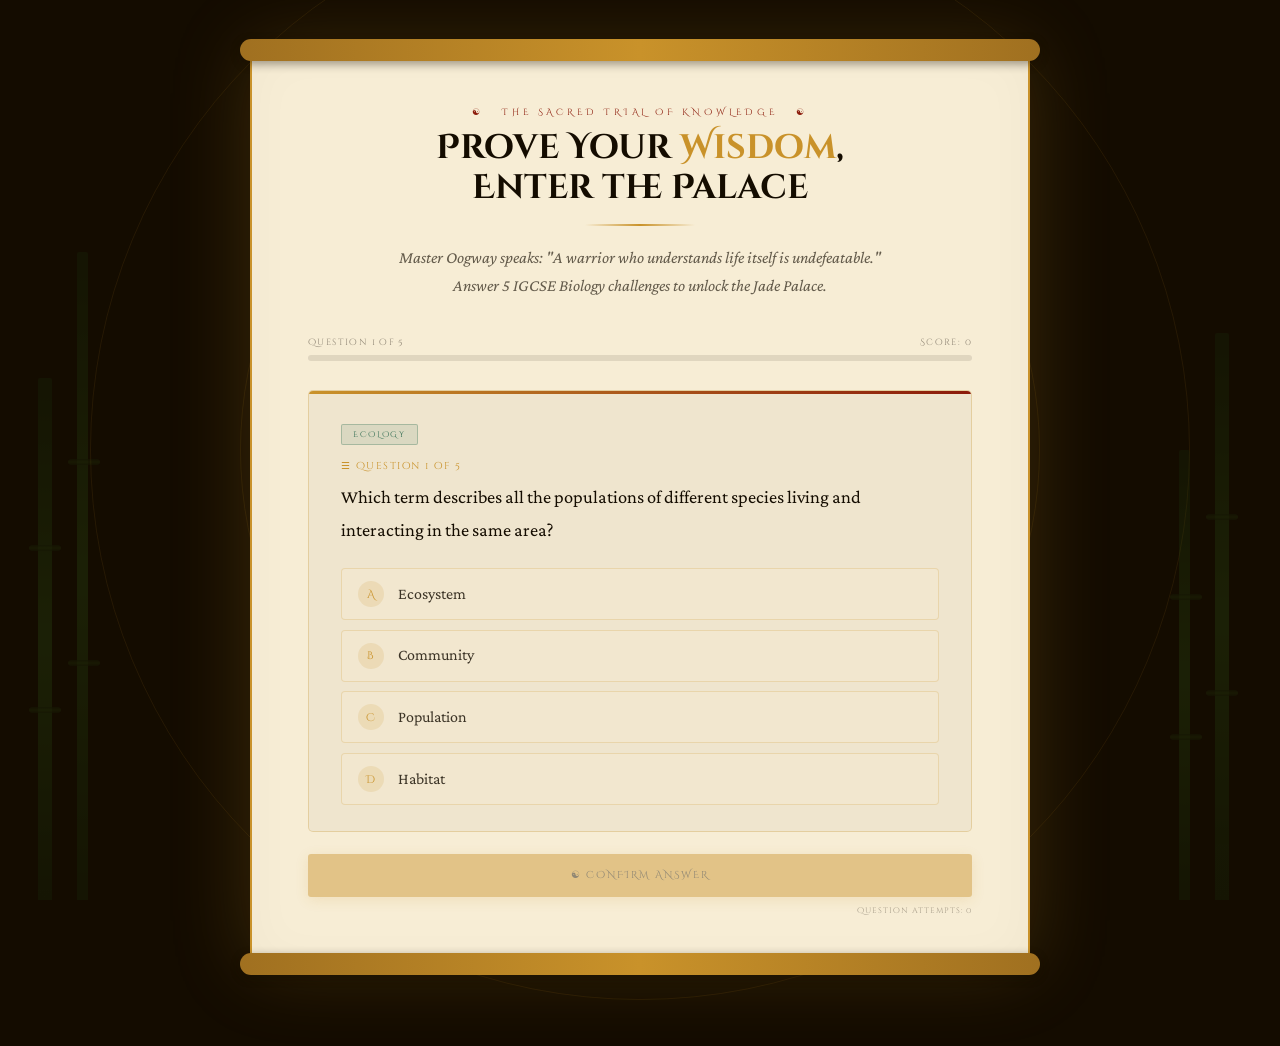
<file: index.html>
<!DOCTYPE html>
<html lang="en">
<head>
  <meta charset="UTF-8" />
  <meta name="viewport" content="width=device-width, initial-scale=1.0" />
  <title>The Sacred Trial — IGCSE Biology Gate</title>
  <link rel="preconnect" href="https://fonts.googleapis.com" />
  <link rel="preconnect" href="https://fonts.gstatic.com" crossorigin />
  <link href="https://fonts.googleapis.com/css2?family=Cinzel+Decorative:wght@400;700;900&family=Crimson+Pro:ital,wght@0,300;0,400;0,600;1,400;1,600&display=swap" rel="stylesheet" />

  <style>
    /* ═══════════════════════════════════════════
       ROOT & RESET
    ═══════════════════════════════════════════ */
    *, *::before, *::after { box-sizing: border-box; margin: 0; padding: 0; }

    :root {
      --ink:        #140c00;
      --parch:      #f7edd5;
      --parch-dim:  #ecdbb8;
      --gold:       #c9922a;
      --gold-lt:    #f0c060;
      --red:        #8b1a0a;
      --jade:       #2d6a4f;
      --jade-lt:    #52b788;
      --smoke:      rgba(20,12,0,.06);
    }

    html { scroll-behavior: smooth; }

    body {
      font-family: 'Crimson Pro', Georgia, serif;
      background: var(--ink);
      color: var(--ink);
      min-height: 100vh;
      overflow-x: hidden;
      cursor: url("data:image/svg+xml,%3Csvg xmlns='http://www.w3.org/2000/svg' width='18' height='18'%3E%3Ccircle cx='9' cy='9' r='3.5' fill='%23c9922a' opacity='.85'/%3E%3C/svg%3E") 9 9, pointer;
    }

    /* ═══════════════════════════════════════════
       PAGE LAYOUT
    ═══════════════════════════════════════════ */
    .stage {
      min-height: 100vh;
      display: flex;
      flex-direction: column;
      align-items: center;
      justify-content: flex-start;
      padding: 3rem 1rem 5rem;
      position: relative;
      overflow: hidden;
    }

    /* ── ambient glow rings ── */
    .ring {
      position: fixed;
      border-radius: 50%;
      border: 1px solid rgba(201,146,42,.1);
      pointer-events: none;
      top: 50%; left: 50%;
      transform: translate(-50%,-50%);
      animation: breathe 10s ease-in-out infinite;
    }
    .ring:nth-child(1){ width:500px;  height:500px; }
    .ring:nth-child(2){ width:800px;  height:800px; animation-delay:-3.3s; }
    .ring:nth-child(3){ width:1100px; height:1100px;animation-delay:-6.6s; }
    @keyframes breathe {
      0%,100%{ opacity:.7; transform:translate(-50%,-50%) scale(1); }
      50%    { opacity:.3; transform:translate(-50%,-50%) scale(1.04); }
    }

    /* ── bamboo ── */
    .bam {
      position: fixed; bottom: 0;
      width: 14px;
      background: linear-gradient(to top,#1b360e,#3a6b1c,#1b360e);
      border-radius: 2px 2px 0 0;
      opacity: .22;
      pointer-events: none;
    }
    .bam::before,.bam::after {
      content:''; position:absolute;
      left:-9px; width:32px; height:6px;
      background:inherit; border-radius:3px; opacity:.65;
    }
    .bam::before{ top:32%; } .bam::after{ top:63%; }
    .bam:nth-child(4) { left:3%;  height:58vh; animation:sw 7s ease-in-out infinite; }
    .bam:nth-child(5) { left:6%;  height:72vh; animation:sw 9s ease-in-out infinite reverse; width:11px; }
    .bam:nth-child(6) { right:4%; height:63vh; animation:sw 8s ease-in-out infinite; }
    .bam:nth-child(7) { right:7%; height:50vh; animation:sw 11s ease-in-out infinite reverse; width:11px; }
    @keyframes sw { 0%,100%{ transform:rotate(-1.2deg); } 50%{ transform:rotate(1.6deg); } }

    /* ═══════════════════════════════════════════
       SCROLL PANEL
    ═══════════════════════════════════════════ */
    .scroll {
      position: relative;
      z-index: 10;
      background: var(--parch);
      max-width: 780px; width: 100%;
      border-radius: 6px;
      border: 2px solid var(--gold);
      box-shadow: 0 0 80px rgba(201,146,42,.22), inset 0 0 50px rgba(20,12,0,.03);
      padding: 3.5rem 3.5rem 3rem;
      animation: unfurl .9s cubic-bezier(.22,1,.36,1) both;
    }
    @keyframes unfurl {
      from { opacity:0; transform:scaleY(.7) translateY(-30px); }
      to   { opacity:1; transform:scaleY(1)  translateY(0); }
    }

    /* scroll rod top/bottom */
    .scroll::before,.scroll::after {
      content:'';
      position:absolute; left:-12px; right:-12px; height:22px;
      background: linear-gradient(to right, #a07020, var(--gold), #a07020);
      border-radius: 20px;
      box-shadow: 0 3px 10px rgba(20,12,0,.4);
    }
    .scroll::before{ top:-11px; }
    .scroll::after { bottom:-11px; }

    /* ── header ── */
    .eyebrow {
      font-family: 'Cinzel Decorative', cursive;
      font-size: .58rem; letter-spacing:.42em;
      color: var(--red); text-transform:uppercase;
      text-align:center; margin-bottom:.6rem;
    }
    .main-title {
      font-family: 'Cinzel Decorative', cursive;
      font-size: clamp(1.4rem,3.5vw,2.1rem);
      color: var(--ink); text-align:center; line-height:1.2;
      margin-bottom:.5rem;
    }
    .main-title em { color:var(--gold); font-style:normal; }
    .divider {
      width:110px; height:2px;
      background:linear-gradient(to right,transparent,var(--gold),transparent);
      margin:1rem auto 1.1rem;
    }
    .subtitle {
      font-size:1.05rem; font-style:italic;
      color:rgba(20,12,0,.65); text-align:center;
      line-height:1.7; margin-bottom:2.2rem;
    }

    /* ═══════════════════════════════════════════
       PROGRESS BAR
    ═══════════════════════════════════════════ */
    .progress-wrap {
      margin-bottom:1.8rem;
    }
    .progress-top {
      display:flex; justify-content:space-between; align-items:center;
      margin-bottom:.45rem;
    }
    .progress-label {
      font-family:'Cinzel Decorative',cursive;
      font-size:.58rem; letter-spacing:.15em;
      color:rgba(20,12,0,.45);
    }
    .progress-bar {
      height:6px; background:rgba(20,12,0,.1);
      border-radius:3px; overflow:hidden;
    }
    .progress-fill {
      height:100%;
      background:linear-gradient(to right,var(--gold),var(--red));
      border-radius:3px;
      transition:width .5s cubic-bezier(.4,0,.2,1);
    }

    /* ═══════════════════════════════════════════
       QUESTION CARD
    ═══════════════════════════════════════════ */
    .q-card {
      background: rgba(20,12,0,.03);
      border:1px solid rgba(201,146,42,.28);
      border-radius:5px;
      padding:2rem 2rem 1.6rem;
      margin-bottom:1.4rem;
      position:relative;
      overflow:hidden;
    }
    .q-card::before {
      content:'';
      position:absolute; top:0; left:0; right:0; height:3px;
      background:linear-gradient(to right,var(--gold),var(--red));
    }

    /* topic badge */
    .q-topic {
      display:inline-block;
      font-family:'Cinzel Decorative',cursive;
      font-size:.5rem; letter-spacing:.2em;
      color:var(--jade); text-transform:uppercase;
      background:rgba(45,106,79,.1);
      border:1px solid rgba(45,106,79,.3);
      border-radius:2px; padding:.25rem .7rem;
      margin-bottom:.9rem;
    }

    /* question number + text */
    .q-number {
      font-family:'Cinzel Decorative',cursive;
      font-size:.62rem; letter-spacing:.15em;
      color:var(--gold); margin-bottom:.5rem;
    }
    .q-text {
      font-size:1.15rem; line-height:1.75;
      color:var(--ink); margin-bottom:1.4rem;
      font-weight:400;
    }

    /* answer options */
    .options { display:flex; flex-direction:column; gap:.6rem; }

    .option {
      display:flex; align-items:center; gap:.9rem;
      background:rgba(245,234,208,.55);
      border:1.5px solid rgba(201,146,42,.22);
      border-radius:4px;
      padding:.75rem 1rem;
      cursor:pointer;
      transition:background .2s, border-color .2s, transform .15s;
      user-select:none;
    }
    .option:hover:not(.locked) {
      background:rgba(201,146,42,.1);
      border-color:rgba(201,146,42,.55);
      transform:translateX(4px);
    }
    .option.selected:not(.locked) {
      background:rgba(201,146,42,.12);
      border-color:var(--gold);
    }
    .option.correct {
      background:rgba(45,106,79,.12);
      border-color:var(--jade);
    }
    .option.wrong {
      background:rgba(139,26,10,.1);
      border-color:var(--red);
    }

    .opt-letter {
      font-family:'Cinzel Decorative',cursive;
      font-size:.68rem; letter-spacing:.05em;
      width:26px; height:26px;
      border-radius:50%;
      display:flex; align-items:center; justify-content:center;
      background:rgba(201,146,42,.15);
      color:var(--gold);
      flex-shrink:0;
      transition:background .2s, color .2s;
    }
    .option.correct .opt-letter { background:var(--jade);       color:#fff; }
    .option.wrong   .opt-letter { background:var(--red);        color:#fff; }
    .option.selected:not(.locked):not(.correct):not(.wrong) .opt-letter {
      background:var(--gold); color:var(--ink);
    }

    .opt-text {
      font-size:1rem; line-height:1.55;
      color:rgba(20,12,0,.82);
    }
    .option.correct .opt-text { color:var(--jade);  font-weight:600; }
    .option.wrong   .opt-text { color:var(--red);   font-weight:600; }

    /* explanation */
    .explanation {
      margin-top:1.1rem;
      padding:.9rem 1.1rem;
      background:rgba(45,106,79,.07);
      border-left:3px solid var(--jade);
      border-radius:2px;
      font-size:.97rem; line-height:1.7;
      color:rgba(20,12,0,.72);
      display:none;
      animation:fadeIn .35s ease both;
    }
    .explanation.show { display:block; }
    @keyframes fadeIn { from{opacity:0;transform:translateY(-6px)} to{opacity:1;transform:none} }
    .explanation strong { color:var(--jade); }

    /* ═══════════════════════════════════════════
       BUTTONS
    ═══════════════════════════════════════════ */
    .btn-row {
      display:flex; gap:1rem; margin-top:1rem;
      flex-wrap:wrap;
    }

    .btn {
      flex:1; min-width:120px;
      font-family:'Cinzel Decorative',cursive;
      font-size:.65rem; letter-spacing:.18em;
      border:none; border-radius:3px;
      padding:.9rem 1.2rem;
      cursor:pointer;
      transition:background .25s, transform .15s, box-shadow .25s;
      text-transform:uppercase;
    }
    .btn:active { transform:scale(.97); }
    .btn:disabled { opacity:.45; cursor:not-allowed; transform:none; }

    .btn-check {
      background:var(--gold);
      color:var(--ink);
      box-shadow:0 3px 14px rgba(201,146,42,.35);
    }
    .btn-check:hover:not(:disabled) {
      background:var(--gold-lt);
      box-shadow:0 5px 20px rgba(201,146,42,.5);
    }

    .btn-next {
      background:var(--ink);
      color:var(--parch);
      box-shadow:0 3px 14px rgba(20,12,0,.3);
      display:none;
    }
    .btn-next.show { display:flex; align-items:center; justify-content:center; gap:.5rem; }
    .btn-next:hover { background:#2c1f0a; }

    /* ═══════════════════════════════════════════
       SCORE / RESULT SCREEN
    ═══════════════════════════════════════════ */
    #resultScreen { display:none; text-align:center; }
    #resultScreen.show { display:block; animation:fadeIn .5s ease both; }

    .score-ring {
      width:110px; height:110px;
      border-radius:50%;
      border:4px solid var(--gold);
      display:flex; flex-direction:column;
      align-items:center; justify-content:center;
      margin:0 auto 1.5rem;
      background:rgba(201,146,42,.07);
      box-shadow:0 0 0 8px rgba(201,146,42,.1);
    }
    .score-num {
      font-family:'Cinzel Decorative',cursive;
      font-size:2rem; color:var(--gold); line-height:1;
    }
    .score-denom {
      font-size:.8rem; color:rgba(20,12,0,.5);
    }

    .result-title {
      font-family:'Cinzel Decorative',cursive;
      font-size:clamp(1.2rem,3vw,1.8rem);
      color:var(--ink); margin-bottom:.6rem; line-height:1.25;
    }
    .result-title .gold { color:var(--gold); }
    .result-msg {
      font-size:1.1rem; font-style:italic;
      color:rgba(20,12,0,.65); line-height:1.7;
      margin-bottom:1.8rem; max-width:52ch; margin-left:auto; margin-right:auto;
    }

    .btn-unlock {
      display:inline-block;
      font-family:'Cinzel Decorative',cursive;
      font-size:.7rem; letter-spacing:.2em;
      color:var(--parch);
      background:var(--jade);
      border:none; border-radius:3px;
      padding:1rem 2.5rem;
      cursor:pointer; text-decoration:none;
      transition:background .25s, transform .2s;
      box-shadow:0 4px 18px rgba(45,106,79,.45);
      animation:glowJade 2s ease-in-out infinite;
    }
    .btn-unlock:hover { background:var(--jade-lt); transform:translateY(-2px); }
    @keyframes glowJade {
      0%,100%{ box-shadow:0 4px 18px rgba(45,106,79,.45); }
      50%    { box-shadow:0 6px 28px rgba(45,106,79,.75); }
    }

    .btn-retry {
      display:inline-block;
      font-family:'Cinzel Decorative',cursive;
      font-size:.65rem; letter-spacing:.15em;
      color:var(--ink); background:var(--parch-dim);
      border:1.5px solid var(--gold);
      border-radius:3px; padding:.85rem 2rem;
      cursor:pointer; margin-top:.8rem;
      transition:background .2s;
    }
    .btn-retry:hover { background:rgba(201,146,42,.15); }

    /* pass threshold label */
    .pass-info {
      font-family:'Cinzel Decorative',cursive;
      font-size:.55rem; letter-spacing:.2em;
      color:rgba(20,12,0,.38); margin-bottom:1.5rem;
    }

    /* ─ yin-yang decorative ─ */
    .yy {
      width:46px; height:46px; border-radius:50%;
      background:linear-gradient(to bottom,var(--ink) 50%,var(--parch) 50%);
      box-shadow:0 0 0 3px var(--gold);
      position:relative; margin:0 auto 1.4rem;
      animation:spin 22s linear infinite;
    }
    .yy::before,.yy::after {
      content:''; position:absolute;
      width:50%; height:50%; border-radius:50%; left:25%;
    }
    .yy::before{ top:0;    background:var(--parch); }
    .yy::after { bottom:0; background:var(--ink);   }
    @keyframes spin { to{ transform:rotate(360deg); } }

    /* ─ attempts badge ─ */
    .attempts-badge {
      font-family:'Cinzel Decorative',cursive;
      font-size:.52rem; letter-spacing:.12em;
      color:rgba(20,12,0,.35);
      text-align:right; margin-top:.5rem;
    }

    /* ═══════════════════════════════════════════
       RESPONSIVE
    ═══════════════════════════════════════════ */
    @media(max-width:600px){
      .scroll{ padding:2.5rem 1.5rem 2rem; }
      .btn-row{ flex-direction:column; }
    }
  </style>
</head>
<body>

<div class="stage">
  <!-- ambient rings -->
  <div class="ring"></div>
  <div class="ring"></div>
  <div class="ring"></div>
  <!-- bamboo -->
  <div class="bam"></div>
  <div class="bam"></div>
  <div class="bam"></div>
  <div class="bam"></div>

  <div class="scroll">

    <!-- ══ HEADER ══ -->
    <p class="eyebrow">☯ &nbsp; The Sacred Trial of Knowledge &nbsp; ☯</p>
    <h1 class="main-title">Prove Your <em>Wisdom</em>,<br/>Enter the Palace</h1>
    <div class="divider"></div>
    <p class="subtitle">
      Master Oogway speaks: <em>"A warrior who understands life itself is undefeatable."</em><br/>
      Answer 5 IGCSE Biology challenges to unlock the Jade Palace.
    </p>

    <!-- ══ QUIZ BODY ══ -->
    <div id="quizBody">

      <!-- progress -->
      <div class="progress-wrap">
        <div class="progress-top">
          <span class="progress-label" id="progressLabel">Question 1 of 5</span>
          <span class="progress-label" id="scoreLabel">Score: 0</span>
        </div>
        <div class="progress-bar">
          <div class="progress-fill" id="progressFill" style="width:0%"></div>
        </div>
      </div>

      <!-- question card -->
      <div class="q-card" id="qCard">
        <span class="q-topic" id="qTopic"></span>
        <p class="q-number"  id="qNumber"></p>
        <p class="q-text"    id="qText"></p>
        <div class="options" id="optionsList"></div>
        <div class="explanation" id="explanation"></div>
      </div>

      <div class="btn-row">
        <button class="btn btn-check" id="btnCheck" onclick="checkAnswer()">☯ Confirm Answer</button>
        <button class="btn btn-next"  id="btnNext"  onclick="nextQuestion()">Next Scroll →</button>
      </div>
      <p class="attempts-badge" id="attemptsBadge">Question attempts: 0</p>

    </div><!-- end quizBody -->

    <!-- ══ RESULT SCREEN ══ -->
    <div id="resultScreen">
      <div class="yy"></div>
      <div class="score-ring">
        <span class="score-num" id="finalScore">0</span>
        <span class="score-denom" id="finalDenom">/ 5</span>
      </div>
      <h2 class="result-title" id="resultTitle"></h2>
      <p  class="result-msg"   id="resultMsg"></p>
      <p  class="pass-info">Pass mark: 4 / 5 correct</p>
      <div id="resultActions"></div>
    </div>

  </div><!-- end .scroll -->
</div><!-- end .stage -->

<script>
/* ═══════════════════════════════════════════════════════════
   QUESTION BANK  — 10 questions, 5 shown at random each run
═══════════════════════════════════════════════════════════ */
const BANK = [
  {
    topic: "Cell Biology",
    q: "Which organelle is responsible for producing ATP through aerobic respiration?",
    opts: ["Ribosome","Mitochondrion","Chloroplast","Nucleus"],
    ans: 1,
    explain: "<strong>Mitochondria</strong> are the sites of aerobic respiration. They produce ATP via the Krebs cycle and the electron transport chain — the cell's main energy currency."
  },
  {
    topic: "Enzymes",
    q: "An enzyme's active site changes shape so it can no longer bind its substrate. What has occurred?",
    opts: ["Optimum temperature reached","Enzyme denaturation","Competitive inhibition","Hydrolysis"],
    ans: 1,
    explain: "<strong>Denaturation</strong> permanently alters the 3-D shape of the active site, so the enzyme-substrate complex can no longer form. High temperature or extreme pH are common causes."
  },
  {
    topic: "Photosynthesis",
    q: "Which gas is released as a by-product of the light-dependent reactions of photosynthesis?",
    opts: ["Carbon dioxide","Nitrogen","Oxygen","Water vapour"],
    ans: 2,
    explain: "<strong>Oxygen</strong> is released when water molecules are split during photolysis in the light-dependent stage. This process also produces ATP and reduced NADP."
  },
  {
    topic: "Transport in Plants",
    q: "Water moves up a plant stem mainly through which tissue?",
    opts: ["Phloem","Cortex","Xylem","Epidermis"],
    ans: 2,
    explain: "<strong>Xylem</strong> vessels are dead, hollow tubes that carry water and dissolved minerals from roots to leaves by transpiration pull (cohesion-tension mechanism)."
  },
  {
    topic: "Genetics",
    q: "A gene locus has two alleles: T (dominant) and t (recessive). Which genotype would show the recessive phenotype?",
    opts: ["TT","Tt","tT","tt"],
    ans: 3,
    explain: "Only the <strong>homozygous recessive genotype (tt)</strong> expresses the recessive phenotype, because there is no dominant allele to mask it."
  },
  {
    topic: "Human Biology",
    q: "Which blood vessel carries oxygenated blood from the lungs to the heart?",
    opts: ["Pulmonary artery","Aorta","Pulmonary vein","Vena cava"],
    ans: 2,
    explain: "The <strong>pulmonary vein</strong> is the only vein in the body carrying oxygenated blood — it transports blood from the lungs back to the left atrium of the heart."
  },
  {
    topic: "Ecology",
    q: "Which term describes all the populations of different species living and interacting in the same area?",
    opts: ["Ecosystem","Community","Population","Habitat"],
    ans: 1,
    explain: "A <strong>community</strong> consists of all populations of different species within a defined area. Add the non-living (abiotic) environment and you have an ecosystem."
  },
  {
    topic: "Respiration",
    q: "During anaerobic respiration in animal cells, glucose is broken down to produce lactic acid and which other substance?",
    opts: ["Carbon dioxide","Ethanol","ATP only","Oxygen"],
    ans: 2,
    explain: "In animal cells, anaerobic respiration produces <strong>lactic acid</strong> and a small amount of <strong>ATP</strong>. (Ethanol + CO₂ is the product in yeast/plants.) The answer here is ATP only — no CO₂ or ethanol."
  },
  {
    topic: "Homeostasis",
    q: "Which organ is primarily responsible for regulating blood glucose concentration?",
    opts: ["Kidney","Liver","Pancreas","Stomach"],
    ans: 2,
    explain: "The <strong>pancreas</strong> secretes insulin (when blood glucose is too high) and glucagon (when it is too low), making it the key organ in blood glucose homeostasis."
  },
  {
    topic: "Cell Division",
    q: "Mitosis produces two daughter cells. How do they compare to the parent cell?",
    opts: [
      "Half the chromosome number (haploid)",
      "Double the chromosome number (tetraploid)",
      "Same chromosome number (diploid) and genetically identical",
      "Same chromosome number but genetically different"
    ],
    ans: 2,
    explain: "Mitosis is used for growth and repair. Both daughter cells are <strong>genetically identical diploid cells</strong> — they contain the same number and type of chromosomes as the parent cell."
  }
];

/* ═══════════════════════════════════════════════════════════
   STATE
═══════════════════════════════════════════════════════════ */
const TOTAL      = 5;
const PASS_MARK  = 4;

let questions    = [];
let current      = 0;
let score        = 0;
let selected     = null;
let answered     = false;
let qAttempts    = 0;

/* shuffle & slice */
function shuffle(arr) {
  return [...arr].sort(() => Math.random() - .5);
}

function init() {
  questions = shuffle(BANK).slice(0, TOTAL);
  current   = 0; score = 0; selected = null; answered = false; qAttempts = 0;
  document.getElementById('quizBody').style.display    = 'block';
  document.getElementById('resultScreen').classList.remove('show');
  renderQuestion();
}

/* ═══════════════════════════════════════════════════════════
   RENDER
═══════════════════════════════════════════════════════════ */
function renderQuestion() {
  const q = questions[current];
  selected  = null;
  answered  = false;
  qAttempts = 0;

  document.getElementById('qTopic').textContent   = q.topic.toUpperCase();
  document.getElementById('qNumber').textContent  = `☰  Question ${current + 1} of ${TOTAL}`;
  document.getElementById('qText').textContent    = q.q;
  document.getElementById('explanation').classList.remove('show');
  document.getElementById('explanation').innerHTML = '';
  document.getElementById('btnCheck').disabled    = true;
  document.getElementById('btnNext').classList.remove('show');
  document.getElementById('attemptsBadge').textContent = 'Question attempts: 0';

  /* progress */
  const pct = (current / TOTAL) * 100;
  document.getElementById('progressFill').style.width  = pct + '%';
  document.getElementById('progressLabel').textContent = `Question ${current+1} of ${TOTAL}`;
  document.getElementById('scoreLabel').textContent    = `Score: ${score}`;

  /* options */
  const list = document.getElementById('optionsList');
  list.innerHTML = '';
  const letters = ['A','B','C','D'];
  q.opts.forEach((opt, i) => {
    const div = document.createElement('div');
    div.className = 'option';
    div.innerHTML = `<span class="opt-letter">${letters[i]}</span><span class="opt-text">${opt}</span>`;
    div.onclick   = () => selectOption(i);
    list.appendChild(div);
  });
}

/* ═══════════════════════════════════════════════════════════
   INTERACTION
═══════════════════════════════════════════════════════════ */
function selectOption(idx) {
  if (answered) return;
  selected = idx;
  document.querySelectorAll('.option').forEach((el, i) => {
    el.classList.toggle('selected', i === idx);
  });
  document.getElementById('btnCheck').disabled = false;
}

function checkAnswer() {
  if (selected === null || answered) return;
  answered = true;
  qAttempts++;
  document.getElementById('attemptsBadge').textContent = `Question attempts: ${qAttempts}`;

  const q    = questions[current];
  const opts = document.querySelectorAll('.option');

  opts.forEach((el, i) => {
    el.classList.add('locked');
    if (i === q.ans)    el.classList.add('correct');
    if (i === selected && selected !== q.ans) el.classList.add('wrong');
  });

  if (selected === q.ans) score++;

  /* explanation */
  const expEl = document.getElementById('explanation');
  expEl.innerHTML = (selected === q.ans
    ? '🎋 <strong>Skadoosh!</strong> That is correct. '
    : '🥋 Not quite, young panda. The correct answer was <strong>' + ['A','B','C','D'][q.ans] + '</strong>. ')
    + q.explain;
  expEl.classList.add('show');

  document.getElementById('btnCheck').disabled = true;
  document.getElementById('btnNext').classList.add('show');
  document.getElementById('scoreLabel').textContent = `Score: ${score}`;

  /* update progress fill to include current answered */
  const pct = ((current + 1) / TOTAL) * 100;
  document.getElementById('progressFill').style.width = pct + '%';
}

function nextQuestion() {
  current++;
  if (current < TOTAL) {
    renderQuestion();
  } else {
    showResult();
  }
}

/* ═══════════════════════════════════════════════════════════
   RESULT
═══════════════════════════════════════════════════════════ */
function showResult() {
  document.getElementById('progressFill').style.width = '100%';
  document.getElementById('quizBody').style.display   = 'none';

  document.getElementById('finalScore').textContent = score;
  document.getElementById('finalDenom').textContent = `/ ${TOTAL}`;

  const passed = score >= PASS_MARK;
  const rs     = document.getElementById('resultScreen');
  const rt     = document.getElementById('resultTitle');
  const rm     = document.getElementById('resultMsg');
  const ra     = document.getElementById('resultActions');

  if (passed) {
    rt.innerHTML = 'The Dragon Warrior <span class="gold">Triumphs!</span>';
    rm.textContent = score === TOTAL
      ? 'A perfect score! Master Oogway himself would bow to your brilliance. The Jade Palace is yours.'
      : `${score} out of ${TOTAL} — your knowledge of life's secrets is formidable. The gates open for you.`;
    ra.innerHTML = `<a href="index.html" class="btn-unlock">Enter the Jade Palace →</a>`;
  } else {
    rt.innerHTML = 'Not Yet, <span class="gold">Young Panda</span>…';
    rm.textContent = `${score} of ${TOTAL} correct. Master Shifu says: "Your potential is great — but potential means nothing without effort." Train harder and return.`;
    ra.innerHTML = `<button class="btn-retry" onclick="init()">☯ Train Again</button>`;
  }

  rs.classList.add('show');
}

/* ── keyboard shortcut: Enter to check / next ── */
document.addEventListener('keydown', e => {
  if (e.key === 'Enter') {
    if (!answered && selected !== null) checkAnswer();
    else if (answered && current < TOTAL) nextQuestion();
  }
});

/* start */
init();
</script>
</body>
</html>
</file>
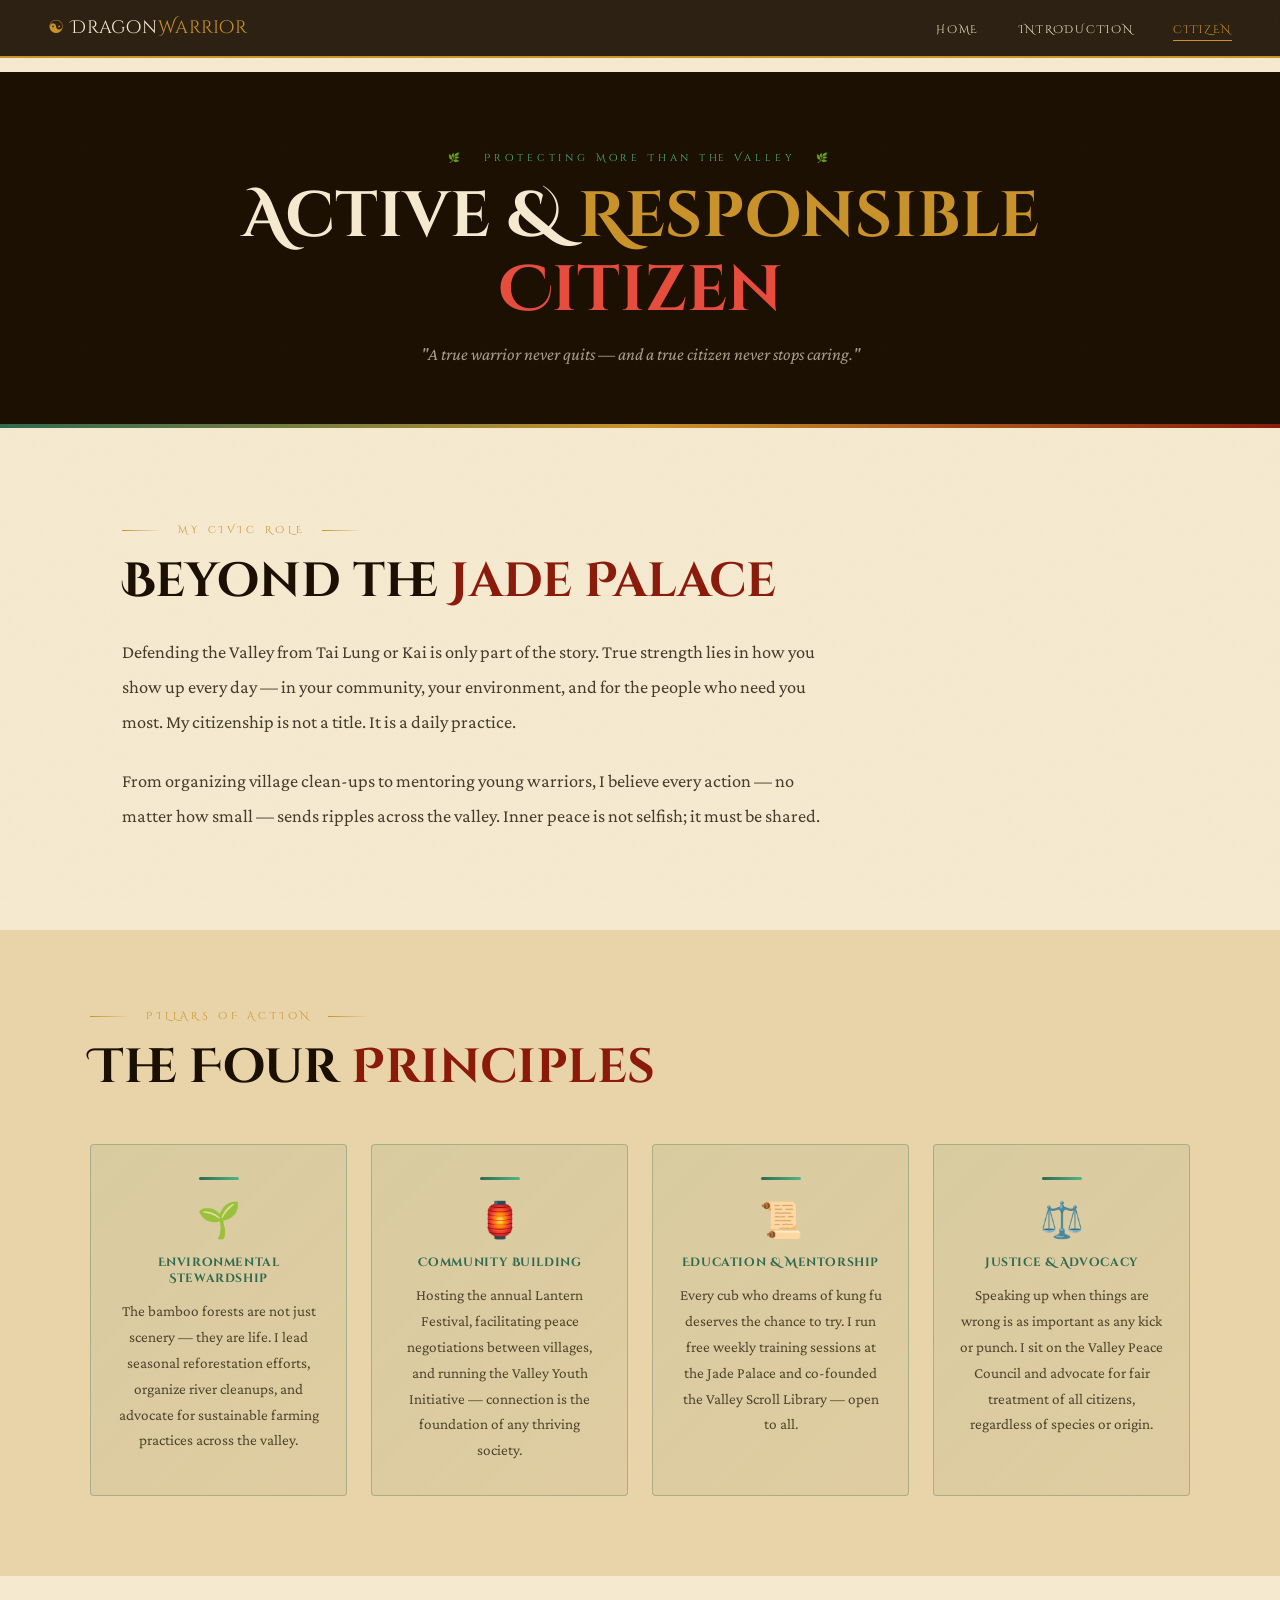
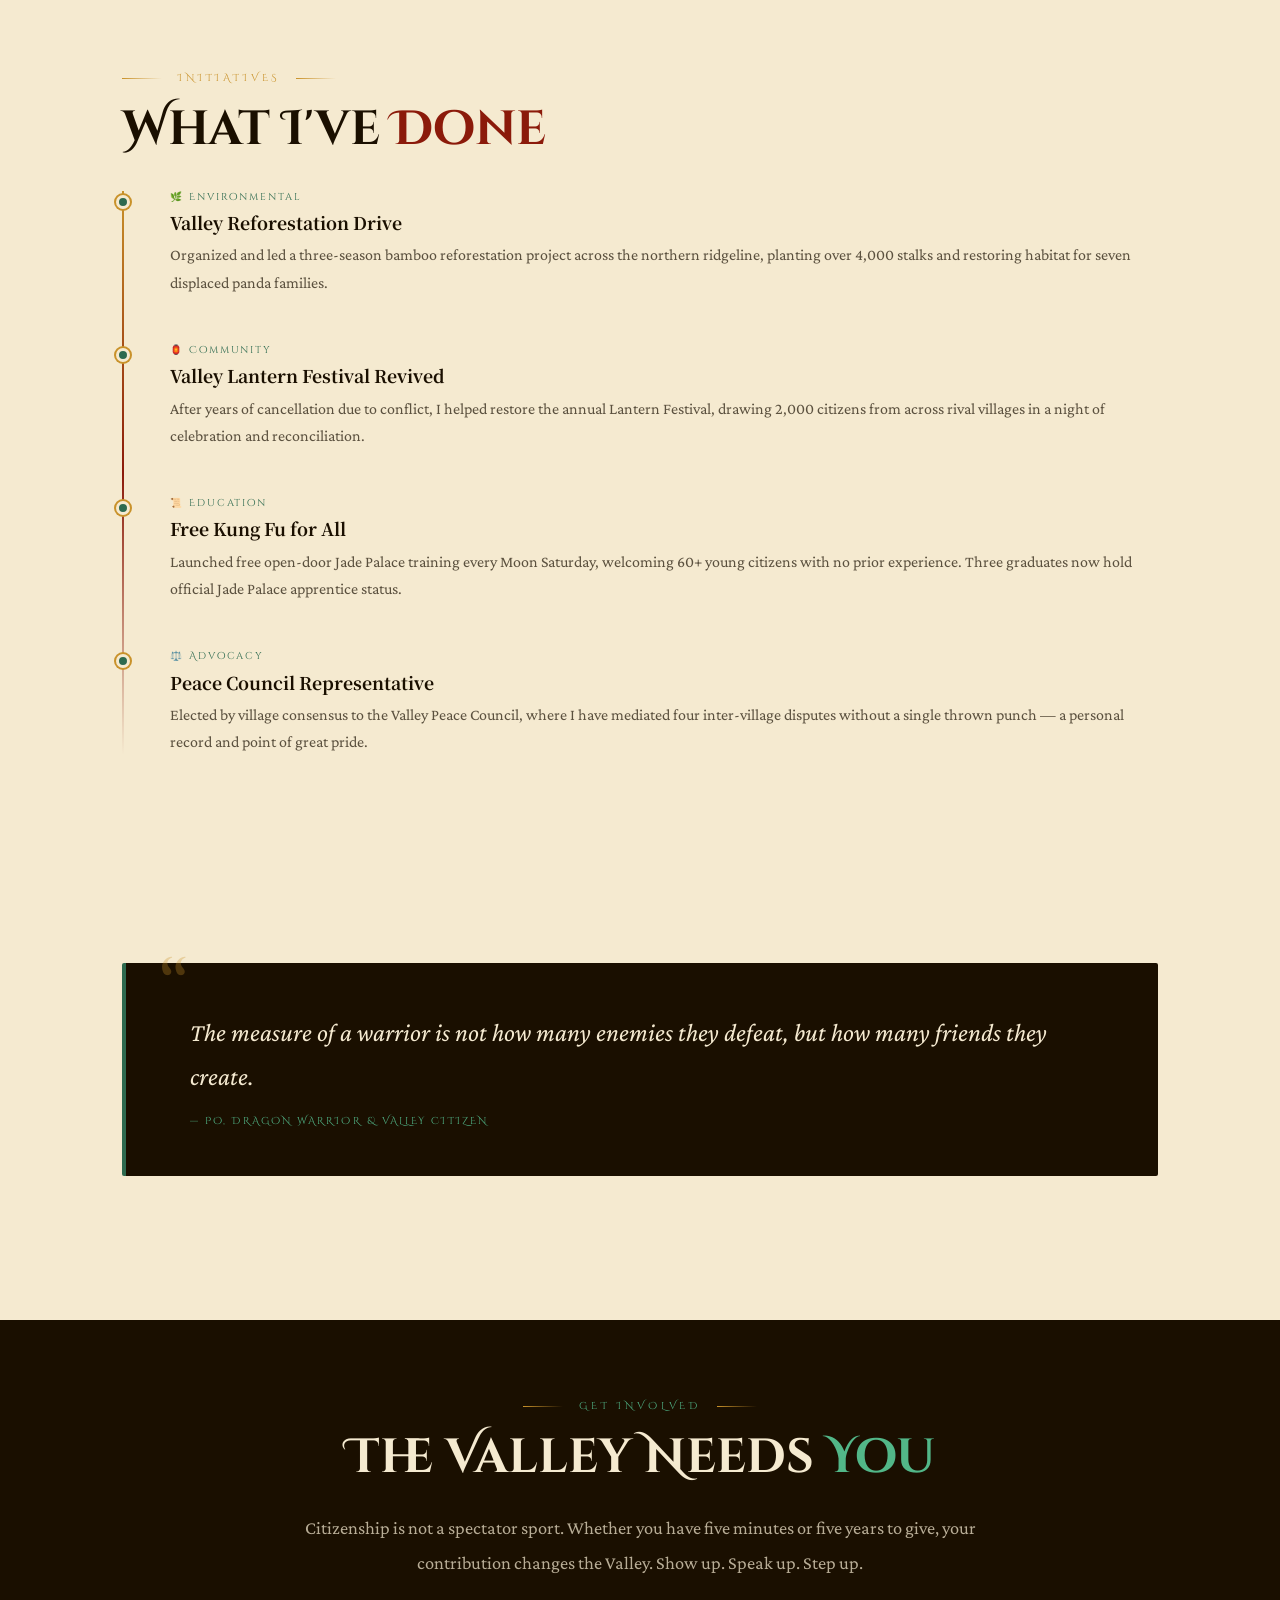
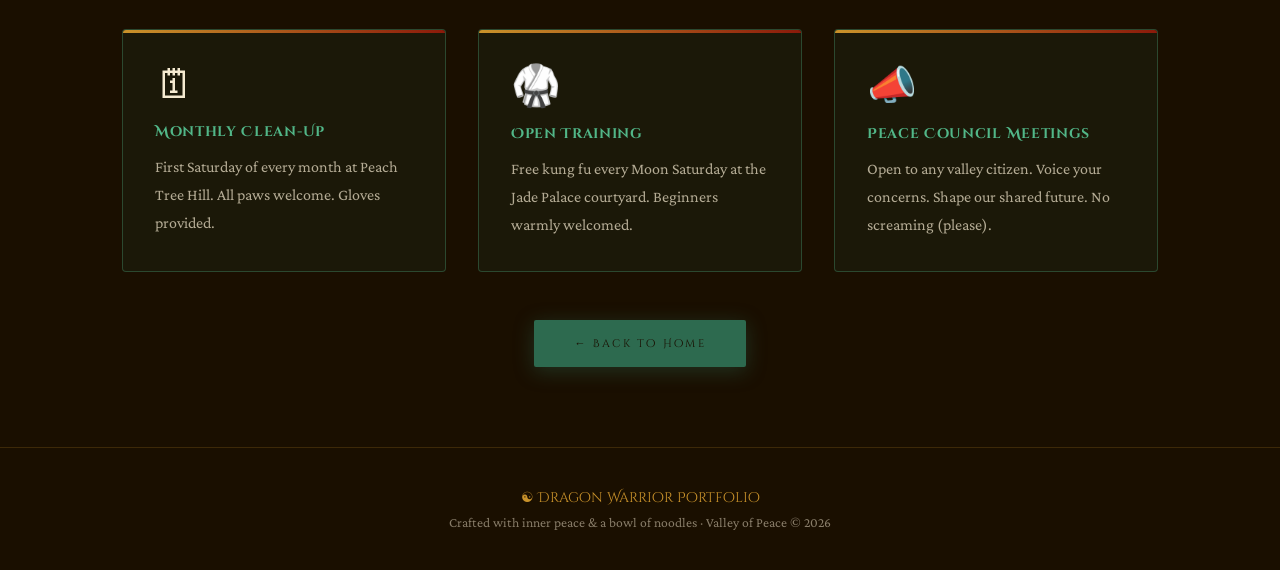
<file: citizen.html>
<!DOCTYPE html>
<html lang="en">
<head>
  <meta charset="UTF-8" />
  <meta name="viewport" content="width=device-width, initial-scale=1.0" />
  <title>Active Citizen — Dragon Warrior Portfolio</title>
  <link rel="stylesheet" href="styles.css" />
</head>
<body>

  <!-- NAV -->
  <nav>
    <a href="index.html" class="nav-logo">☯ <span>Dragon</span>Warrior</a>
    <ul>
      <li><a href="index.html">Home</a></li>
      <li><a href="introduction.html">Introduction</a></li>
      <li><a href="citizen.html" class="active">Citizen</a></li>
    </ul>
  </nav>

  <div class="page-wrapper">

    <!-- PAGE HERO -->
    <div class="page-hero">
      <p class="page-hero-eyebrow">🌿 &nbsp; Protecting More Than the Valley &nbsp; 🌿</p>
      <h1 class="page-hero-title">
        Active &amp; <span class="gold">Responsible</span><br/>
        <span class="red">Citizen</span>
      </h1>
      <p class="page-hero-sub">
        "A true warrior never quits — and a true citizen never stops caring."
      </p>
    </div>

    <!-- INTRO -->
    <section class="section">
      <p class="section-label">My Civic Role</p>
      <h2 class="section-title">Beyond the <span class="accent">Jade Palace</span></h2>
      <p class="section-body">
        Defending the Valley from Tai Lung or Kai is only part of the story. 
        True strength lies in how you show up every day — in your community, 
        your environment, and for the people who need you most. 
        My citizenship is not a title. It is a daily practice.
      </p>
      <p class="section-body mt-3">
        From organizing village clean-ups to mentoring young warriors, 
        I believe every action — no matter how small — sends ripples 
        across the valley. Inner peace is not selfish; it must be shared.
      </p>
    </section>

    <!-- PILLARS -->
    <section style="background: var(--parchment-dark); padding: 5rem 2rem;">
      <div style="max-width: 1100px; margin: 0 auto;">
        <p class="section-label">Pillars of Action</p>
        <h2 class="section-title">The Four <span class="accent">Principles</span></h2>

        <div class="pillars-grid">

          <div class="pillar">
            <div class="pillar-icon">🌱</div>
            <h3 class="pillar-title">Environmental Stewardship</h3>
            <p class="pillar-text">
              The bamboo forests are not just scenery — they are life. 
              I lead seasonal reforestation efforts, organize river cleanups, 
              and advocate for sustainable farming practices across the valley.
            </p>
          </div>

          <div class="pillar">
            <div class="pillar-icon">🏮</div>
            <h3 class="pillar-title">Community Building</h3>
            <p class="pillar-text">
              Hosting the annual Lantern Festival, facilitating peace negotiations 
              between villages, and running the Valley Youth Initiative — 
              connection is the foundation of any thriving society.
            </p>
          </div>

          <div class="pillar">
            <div class="pillar-icon">📜</div>
            <h3 class="pillar-title">Education &amp; Mentorship</h3>
            <p class="pillar-text">
              Every cub who dreams of kung fu deserves the chance to try. 
              I run free weekly training sessions at the Jade Palace 
              and co-founded the Valley Scroll Library — open to all.
            </p>
          </div>

          <div class="pillar">
            <div class="pillar-icon">⚖️</div>
            <h3 class="pillar-title">Justice &amp; Advocacy</h3>
            <p class="pillar-text">
              Speaking up when things are wrong is as important as any kick 
              or punch. I sit on the Valley Peace Council and advocate for 
              fair treatment of all citizens, regardless of species or origin.
            </p>
          </div>

        </div>
      </div>
    </section>

    <!-- INITIATIVES -->
    <section class="section">
      <p class="section-label">Initiatives</p>
      <h2 class="section-title">What I've <span class="accent">Done</span></h2>

      <div class="timeline mt-4">

        <div class="timeline-item">
          <div class="timeline-dot" style="background: var(--jade);"></div>
          <p class="timeline-year" style="color: var(--jade);">🌿 Environmental</p>
          <h3 class="timeline-title">Valley Reforestation Drive</h3>
          <p class="timeline-desc">
            Organized and led a three-season bamboo reforestation project across 
            the northern ridgeline, planting over 4,000 stalks and restoring habitat 
            for seven displaced panda families.
          </p>
        </div>

        <div class="timeline-item">
          <div class="timeline-dot" style="background: var(--jade);"></div>
          <p class="timeline-year" style="color: var(--jade);">🏮 Community</p>
          <h3 class="timeline-title">Valley Lantern Festival Revived</h3>
          <p class="timeline-desc">
            After years of cancellation due to conflict, I helped restore the 
            annual Lantern Festival, drawing 2,000 citizens from across rival villages 
            in a night of celebration and reconciliation.
          </p>
        </div>

        <div class="timeline-item">
          <div class="timeline-dot" style="background: var(--jade);"></div>
          <p class="timeline-year" style="color: var(--jade);">📜 Education</p>
          <h3 class="timeline-title">Free Kung Fu for All</h3>
          <p class="timeline-desc">
            Launched free open-door Jade Palace training every Moon Saturday, 
            welcoming 60+ young citizens with no prior experience. 
            Three graduates now hold official Jade Palace apprentice status.
          </p>
        </div>

        <div class="timeline-item">
          <div class="timeline-dot" style="background: var(--jade);"></div>
          <p class="timeline-year" style="color: var(--jade);">⚖️ Advocacy</p>
          <h3 class="timeline-title">Peace Council Representative</h3>
          <p class="timeline-desc">
            Elected by village consensus to the Valley Peace Council, where I have 
            mediated four inter-village disputes without a single thrown punch — 
            a personal record and point of great pride.
          </p>
        </div>

      </div>
    </section>

    <!-- QUOTE JADE -->
    <div style="max-width: 1100px; margin: 0 auto; padding: 0 2rem 5rem;">
      <div class="quote-block" style="border-left-color: var(--jade);">
        <p class="quote-text">
          The measure of a warrior is not how many enemies they defeat, 
          but how many friends they create.
        </p>
        <p class="quote-author" style="color: var(--jade-light);">— Po, Dragon Warrior &amp; Valley Citizen</p>
      </div>
    </div>

    <!-- CALL TO JOIN -->
    <section class="band">
      <div class="section" style="padding-top: 0; padding-bottom: 0; text-align: center;">
        <p class="section-label" style="color: var(--jade-light); justify-content: center;">Get Involved</p>
        <h2 class="section-title" style="color: var(--parchment);">The Valley Needs <span style="color: var(--jade-light);">You</span></h2>
        <p class="section-body" style="color: rgba(245,234,208,0.72); margin: 0 auto 2.5rem; text-align: center;">
          Citizenship is not a spectator sport. Whether you have five minutes 
          or five years to give, your contribution changes the Valley. 
          Show up. Speak up. Step up.
        </p>

        <div class="cards-grid" style="text-align: left;">
          <div class="card" style="background: rgba(45,106,79,0.1); border-color: rgba(82,183,136,0.3);">
            <span class="card-icon">🗓</span>
            <h3 class="card-title" style="color: var(--jade-light);">Monthly Clean-Up</h3>
            <p class="card-text" style="color: rgba(245,234,208,0.7);">First Saturday of every month at Peach Tree Hill. All paws welcome. Gloves provided.</p>
          </div>
          <div class="card" style="background: rgba(45,106,79,0.1); border-color: rgba(82,183,136,0.3);">
            <span class="card-icon">🥋</span>
            <h3 class="card-title" style="color: var(--jade-light);">Open Training</h3>
            <p class="card-text" style="color: rgba(245,234,208,0.7);">Free kung fu every Moon Saturday at the Jade Palace courtyard. Beginners warmly welcomed.</p>
          </div>
          <div class="card" style="background: rgba(45,106,79,0.1); border-color: rgba(82,183,136,0.3);">
            <span class="card-icon">📣</span>
            <h3 class="card-title" style="color: var(--jade-light);">Peace Council Meetings</h3>
            <p class="card-text" style="color: rgba(245,234,208,0.7);">Open to any valley citizen. Voice your concerns. Shape our shared future. No screaming (please).</p>
          </div>
        </div>

        <a href="index.html" class="hero-cta" style="display: inline-block; margin-top: 3rem; background: var(--jade); box-shadow: 0 4px 20px rgba(45,106,79,0.4);">← Back to Home</a>
      </div>
    </section>

  </div><!-- end page-wrapper -->

  <footer>
    <div class="footer-logo">☯ Dragon Warrior Portfolio</div>
    <p>Crafted with inner peace &amp; a bowl of noodles &middot; Valley of Peace &copy; 2026</p>
  </footer>

</body>
</html>
</file>
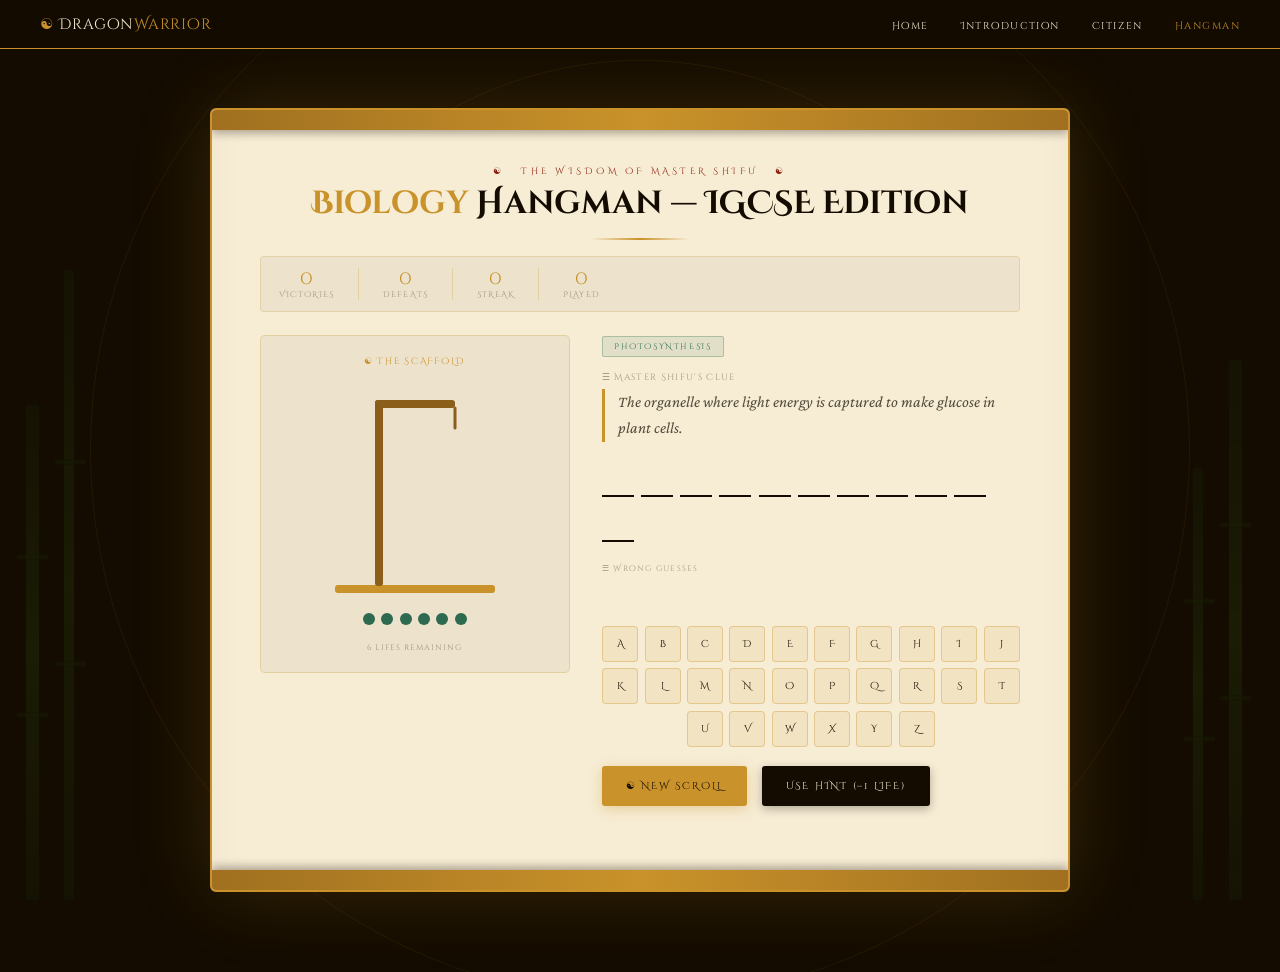
<file: hangman.html>
<!DOCTYPE html>
<html lang="en">
<head>
  <meta charset="UTF-8"/>
  <meta name="viewport" content="width=device-width, initial-scale=1.0"/>
  <title>The Panda Scroll — Biology Hangman</title>
  <link rel="preconnect" href="https://fonts.googleapis.com"/>
  <link rel="preconnect" href="https://fonts.gstatic.com" crossorigin/>
  <link href="https://fonts.googleapis.com/css2?family=Cinzel+Decorative:wght@400;700;900&family=Crimson+Pro:ital,wght@0,300;0,400;0,600;1,400;1,600&family=Noto+Serif+SC:wght@400;700&display=swap" rel="stylesheet"/>

  <style>
    /*══════════════════════════════════════════
      ROOT
    ══════════════════════════════════════════*/
    *,*::before,*::after{box-sizing:border-box;margin:0;padding:0}
    :root{
      --ink:#140c00;
      --p:#f7edd5;
      --pd:#ecdbb8;
      --gold:#c9922a;
      --glt:#f0c060;
      --red:#8b1a0a;
      --rlt:#c0392b;
      --jade:#2d6a4f;
      --jlt:#52b788;
      --bamboo:#3a6b1c;
    }
    html{scroll-behavior:smooth}
    body{
      font-family:'Crimson Pro',Georgia,serif;
      background:var(--ink);
      color:var(--ink);
      min-height:100vh;
      overflow-x:hidden;
      cursor:url("data:image/svg+xml,%3Csvg xmlns='http://www.w3.org/2000/svg' width='16' height='16'%3E%3Ccircle cx='8' cy='8' r='3' fill='%23c9922a' opacity='.9'/%3E%3C/svg%3E") 8 8,pointer;
    }

    /*══════════════════════════════════════════
      STAGE
    ══════════════════════════════════════════*/
    .stage{
      min-height:100vh;
      display:flex;flex-direction:column;
      align-items:center;justify-content:flex-start;
      padding:2.5rem 1rem 5rem;
      position:relative;overflow:hidden;
    }

    /* rings */
    .ring{
      position:fixed;border-radius:50%;
      border:1px solid rgba(201,146,42,.09);
      pointer-events:none;
      top:50%;left:50%;
      transform:translate(-50%,-50%);
      animation:breathe 12s ease-in-out infinite;
    }
    .ring:nth-child(1){width:460px;height:460px;}
    .ring:nth-child(2){width:780px;height:780px;animation-delay:-4s;}
    .ring:nth-child(3){width:1100px;height:1100px;animation-delay:-8s;}
    @keyframes breathe{
      0%,100%{opacity:.8;transform:translate(-50%,-50%) scale(1);}
      50%{opacity:.3;transform:translate(-50%,-50%) scale(1.03);}
    }

    /* bamboo */
    .bam{
      position:fixed;bottom:0;width:13px;
      background:linear-gradient(to top,#1b360e,var(--bamboo),#1b360e);
      border-radius:2px 2px 0 0;opacity:.18;pointer-events:none;
    }
    .bam::before,.bam::after{
      content:'';position:absolute;left:-9px;width:31px;height:6px;
      background:inherit;border-radius:3px;opacity:.6;
    }
    .bam::before{top:30%;}.bam::after{top:62%;}
    .bam:nth-child(4){left:2%;height:55vh;animation:sw 7s ease-in-out infinite;}
    .bam:nth-child(5){left:5%;height:70vh;animation:sw 9s ease-in-out infinite reverse;width:10px;}
    .bam:nth-child(6){right:3%;height:60vh;animation:sw 8s ease-in-out infinite;}
    .bam:nth-child(7){right:6%;height:48vh;animation:sw 11s ease-in-out infinite reverse;width:10px;}
    @keyframes sw{0%,100%{transform:rotate(-1.3deg);}50%{transform:rotate(1.7deg);}}

    /*══════════════════════════════════════════
      NAV BAR
    ══════════════════════════════════════════*/
    nav{
      position:fixed;top:0;left:0;right:0;z-index:200;
      display:flex;justify-content:space-between;align-items:center;
      padding:.85rem 2.5rem;
      background:rgba(20,12,0,.94);
      backdrop-filter:blur(8px);
      border-bottom:1.5px solid var(--gold);
    }
    .nav-logo{
      font-family:'Cinzel Decorative',cursive;
      font-size:.95rem;color:var(--gold);
      text-decoration:none;letter-spacing:.05em;
    }
    .nav-logo span{color:var(--p);}
    nav ul{list-style:none;display:flex;gap:2rem;}
    nav ul a{
      font-family:'Cinzel Decorative',cursive;
      font-size:.6rem;color:var(--p);
      text-decoration:none;letter-spacing:.15em;
      transition:color .25s;
    }
    nav ul a:hover,nav ul a.active{color:var(--gold);}

    /*══════════════════════════════════════════
      MAIN PANEL
    ══════════════════════════════════════════*/
    .panel{
      position:relative;z-index:10;
      background:var(--p);
      max-width:860px;width:100%;
      border-radius:6px;
      border:2px solid var(--gold);
      box-shadow:0 0 80px rgba(201,146,42,.2),inset 0 0 40px rgba(20,12,0,.03);
      margin-top:68px;
      overflow:hidden;
      animation:rise .8s cubic-bezier(.22,1,.36,1) both;
    }
    @keyframes rise{from{opacity:0;transform:translateY(40px);}to{opacity:1;transform:none;}}

    /* gold rod top */
    .panel::before{
      content:'';display:block;
      height:20px;
      background:linear-gradient(to right,#a07020,var(--gold),#a07020);
      box-shadow:0 3px 10px rgba(20,12,0,.35);
    }
    /* gold rod bottom */
    .panel::after{
      content:'';display:block;
      height:20px;
      background:linear-gradient(to right,#a07020,var(--gold),#a07020);
      box-shadow:0 -3px 10px rgba(20,12,0,.35);
    }

    .panel-inner{padding:2.2rem 3rem 2.5rem;}

    /*── page header ──*/
    .pg-eyebrow{
      font-family:'Cinzel Decorative',cursive;
      font-size:.55rem;letter-spacing:.4em;
      color:var(--red);text-transform:uppercase;
      text-align:center;margin-bottom:.5rem;
    }
    .pg-title{
      font-family:'Cinzel Decorative',cursive;
      font-size:clamp(1.4rem,3.5vw,2rem);
      color:var(--ink);text-align:center;line-height:1.2;
    }
    .pg-title em{color:var(--gold);font-style:normal;}
    .pg-div{width:100px;height:2px;background:linear-gradient(to right,transparent,var(--gold),transparent);margin:.9rem auto 1rem;}

    /*══════════════════════════════════════════
      GAME LAYOUT  — two columns
    ══════════════════════════════════════════*/
    .game-grid{
      display:grid;
      grid-template-columns:1fr 1.35fr;
      gap:2rem;
      align-items:start;
      margin-bottom:1.5rem;
    }
    @media(max-width:620px){
      .game-grid{grid-template-columns:1fr;}
      .panel-inner{padding:1.8rem 1.5rem 2rem;}
    }

    /*══════════════════════════════════════════
      LEFT COL — Panda Gallows (SVG)
    ══════════════════════════════════════════*/
    .gallows-wrap{
      background:rgba(20,12,0,.04);
      border:1px solid rgba(201,146,42,.25);
      border-radius:5px;
      padding:1.2rem;
      display:flex;flex-direction:column;align-items:center;gap:.8rem;
    }
    .gallows-title{
      font-family:'Cinzel Decorative',cursive;
      font-size:.55rem;letter-spacing:.2em;
      color:var(--gold);text-transform:uppercase;
    }
    #gallowsSvg{width:100%;max-width:200px;height:220px;}

    /* lives pips */
    .lives-row{display:flex;gap:.4rem;align-items:center;}
    .life-pip{
      width:12px;height:12px;border-radius:50%;
      background:var(--jade);
      transition:background .3s,transform .3s;
    }
    .life-pip.lost{background:var(--red);transform:scale(.75);}

    /*══════════════════════════════════════════
      RIGHT COL
    ══════════════════════════════════════════*/

    /* topic badge */
    .topic-badge{
      display:inline-block;
      font-family:'Cinzel Decorative',cursive;
      font-size:.5rem;letter-spacing:.2em;
      color:var(--jade);text-transform:uppercase;
      background:rgba(45,106,79,.1);
      border:1px solid rgba(45,106,79,.3);
      border-radius:2px;padding:.25rem .7rem;
      margin-bottom:.9rem;
    }

    /* clue */
    .clue-label{
      font-family:'Cinzel Decorative',cursive;
      font-size:.55rem;letter-spacing:.15em;
      color:rgba(20,12,0,.4);margin-bottom:.35rem;
    }
    .clue-text{
      font-size:1rem;font-style:italic;
      color:rgba(20,12,0,.72);line-height:1.65;
      margin-bottom:1.1rem;
      border-left:3px solid var(--gold);
      padding-left:.85rem;
    }

    /* word display */
    .word-row{
      display:flex;flex-wrap:wrap;gap:.45rem;
      margin-bottom:1.3rem;
      min-height:48px;
    }
    .letter-box{
      width:32px;height:38px;
      display:flex;align-items:flex-end;justify-content:center;
      padding-bottom:4px;
      font-family:'Noto Serif SC',serif;
      font-size:1.25rem;font-weight:700;
      color:var(--ink);
      border-bottom:2.5px solid var(--ink);
      transition:color .3s,border-color .3s;
      animation:popIn .25s ease both;
    }
    .letter-box.space{border-bottom:none;width:16px;}
    .letter-box.revealed{color:var(--jade);}
    .letter-box.wrong-reveal{color:var(--red);}
    @keyframes popIn{from{transform:scale(.7);opacity:0;}to{transform:scale(1);opacity:1;}}

    /* wrong letters */
    .wrong-section{margin-bottom:1.1rem;}
    .wrong-label{
      font-family:'Cinzel Decorative',cursive;
      font-size:.52rem;letter-spacing:.15em;
      color:rgba(20,12,0,.38);margin-bottom:.4rem;
    }
    .wrong-letters{
      display:flex;flex-wrap:wrap;gap:.35rem;min-height:28px;
    }
    .wrong-chip{
      font-family:'Noto Serif SC',serif;
      font-size:.9rem;font-weight:700;
      color:var(--red);
      background:rgba(139,26,10,.1);
      border:1px solid rgba(139,26,10,.35);
      border-radius:3px;
      padding:.15rem .55rem;
      animation:popIn .2s ease both;
    }

    /*══════════════════════════════════════════
      KEYBOARD
    ══════════════════════════════════════════*/
    .keyboard{
      display:flex;flex-wrap:wrap;gap:.4rem;
      justify-content:center;
      margin-top:.5rem;
    }
    .key{
      font-family:'Cinzel Decorative',cursive;
      font-size:.62rem;
      width:36px;height:36px;
      display:flex;align-items:center;justify-content:center;
      background:rgba(201,146,42,.1);
      border:1.5px solid rgba(201,146,42,.35);
      border-radius:4px;
      cursor:pointer;
      color:var(--ink);
      transition:background .15s,border-color .15s,transform .1s,opacity .2s;
      user-select:none;
    }
    .key:hover:not(.used){
      background:rgba(201,146,42,.22);
      border-color:var(--gold);
      transform:translateY(-2px);
    }
    .key:active:not(.used){transform:scale(.93);}
    .key.correct{
      background:rgba(45,106,79,.15);
      border-color:var(--jade);
      color:var(--jade);
      cursor:default;
    }
    .key.wrong-key{
      background:rgba(139,26,10,.1);
      border-color:rgba(139,26,10,.35);
      color:var(--red);
      opacity:.55;
      cursor:default;
    }

    /*══════════════════════════════════════════
      STATUS BAR
    ══════════════════════════════════════════*/
    .status-bar{
      margin-top:1.4rem;
      padding:.9rem 1.2rem;
      border-radius:4px;
      font-family:'Crimson Pro',Georgia,serif;
      font-size:1rem;font-style:italic;line-height:1.6;
      display:none;
      animation:fadeUp .4s ease both;
    }
    .status-bar.show{display:block;}
    .status-bar.win{
      background:rgba(45,106,79,.1);
      border-left:3px solid var(--jade);
      color:var(--jade);
    }
    .status-bar.lose{
      background:rgba(139,26,10,.08);
      border-left:3px solid var(--red);
      color:var(--red);
    }
    @keyframes fadeUp{from{opacity:0;transform:translateY(8px);}to{opacity:1;transform:none;}}

    /*══════════════════════════════════════════
      BUTTONS
    ══════════════════════════════════════════*/
    .btn-row{display:flex;gap:.9rem;margin-top:1.2rem;flex-wrap:wrap;}
    .btn{
      font-family:'Cinzel Decorative',cursive;
      font-size:.62rem;letter-spacing:.18em;
      border:none;border-radius:3px;
      padding:.8rem 1.5rem;cursor:pointer;
      transition:background .2s,transform .15s,box-shadow .2s;
      text-transform:uppercase;
    }
    .btn:active{transform:scale(.96);}
    .btn-gold{
      background:var(--gold);color:var(--ink);
      box-shadow:0 3px 14px rgba(201,146,42,.35);
    }
    .btn-gold:hover{background:var(--glt);box-shadow:0 5px 22px rgba(201,146,42,.5);}
    .btn-dark{
      background:var(--ink);color:var(--p);
      box-shadow:0 3px 10px rgba(20,12,0,.3);
    }
    .btn-dark:hover{background:#2c1800;}
    .btn-jade{
      background:var(--jade);color:var(--p);
      box-shadow:0 3px 14px rgba(45,106,79,.4);
      animation:glowJ 2s ease-in-out infinite;
    }
    .btn-jade:hover{background:var(--jlt);}
    @keyframes glowJ{
      0%,100%{box-shadow:0 3px 14px rgba(45,106,79,.4);}
      50%{box-shadow:0 5px 24px rgba(45,106,79,.7);}
    }

    /*══════════════════════════════════════════
      SCORE STRIP
    ══════════════════════════════════════════*/
    .score-strip{
      display:flex;gap:1.5rem;flex-wrap:wrap;
      background:rgba(20,12,0,.04);
      border:1px solid rgba(201,146,42,.22);
      border-radius:4px;
      padding:.7rem 1.1rem;
      margin-bottom:1.4rem;
      align-items:center;
    }
    .stat{display:flex;flex-direction:column;align-items:center;gap:.1rem;}
    .stat-val{
      font-family:'Cinzel Decorative',cursive;
      font-size:1.2rem;color:var(--gold);line-height:1;
    }
    .stat-lbl{
      font-family:'Cinzel Decorative',cursive;
      font-size:.48rem;letter-spacing:.15em;
      color:rgba(20,12,0,.38);text-transform:uppercase;
    }
    .stat-div{width:1px;height:32px;background:rgba(201,146,42,.25);}

    /*══════════════════════════════════════════
      REVEAL ANSWER (on loss)
    ══════════════════════════════════════════*/
    .answer-reveal{
      font-family:'Noto Serif SC',serif;
      font-size:1.3rem;font-weight:700;
      color:var(--red);
      letter-spacing:.08em;
      margin-top:.3rem;
    }
  </style>
</head>
<body>

<!-- ── NAV ── -->
<nav>
  <a href="index.html" class="nav-logo">☯ <span>Dragon</span>Warrior</a>
  <ul>
    <li><a href="index.html">Home</a></li>
    <li><a href="introduction.html">Introduction</a></li>
    <li><a href="citizen.html">Citizen</a></li>
    <li><a href="hangman.html" class="active">Hangman</a></li>
  </ul>
</nav>

<div class="stage">
  <!-- rings & bamboo -->
  <div class="ring"></div><div class="ring"></div><div class="ring"></div>
  <div class="bam"></div><div class="bam"></div><div class="bam"></div><div class="bam"></div>

  <div class="panel">
    <div class="panel-inner">

      <!-- header -->
      <p class="pg-eyebrow">☯ &nbsp; The Wisdom of Master Shifu &nbsp; ☯</p>
      <h1 class="pg-title"><em>Biology</em> Hangman — IGCSE Edition</h1>
      <div class="pg-div"></div>

      <!-- score strip -->
      <div class="score-strip">
        <div class="stat">
          <span class="stat-val" id="sWins">0</span>
          <span class="stat-lbl">Victories</span>
        </div>
        <div class="stat-div"></div>
        <div class="stat">
          <span class="stat-val" id="sLoss">0</span>
          <span class="stat-lbl">Defeats</span>
        </div>
        <div class="stat-div"></div>
        <div class="stat">
          <span class="stat-val" id="sStreak">0</span>
          <span class="stat-lbl">Streak</span>
        </div>
        <div class="stat-div"></div>
        <div class="stat">
          <span class="stat-val" id="sPlayed">0</span>
          <span class="stat-lbl">Played</span>
        </div>
      </div>

      <!-- game grid -->
      <div class="game-grid">

        <!-- LEFT: gallows + lives -->
        <div class="gallows-wrap">
          <p class="gallows-title">☯ The Scaffold</p>

          <!-- SVG Panda Gallows -->
          <svg id="gallowsSvg" viewBox="0 0 200 220" xmlns="http://www.w3.org/2000/svg">
            <!-- structure (always visible) -->
            <!-- base -->
            <rect x="20" y="205" width="160" height="8" rx="3" fill="#c9922a"/>
            <!-- pole -->
            <rect x="60" y="20"  width="8"   height="186" rx="3" fill="#8b5e1a"/>
            <!-- beam -->
            <rect x="60" y="20"  width="80"  height="8"   rx="3" fill="#8b5e1a"/>
            <!-- rope -->
            <line x1="140" y1="28" x2="140" y2="48" stroke="#8b5e1a" stroke-width="3" stroke-linecap="round"/>

            <!-- PANDA parts — revealed one by one (id=p0..p6) -->
            <!-- p0: head -->
            <g id="p0" display="none">
              <circle cx="140" cy="65" r="17" fill="none" stroke="#1a0f00" stroke-width="2.5"/>
              <!-- panda ears -->
              <circle cx="127" cy="52" r="6"  fill="#1a0f00"/>
              <circle cx="153" cy="52" r="6"  fill="#1a0f00"/>
              <!-- eyes -->
              <ellipse cx="134" cy="63" rx="5" ry="5" fill="#1a0f00"/>
              <ellipse cx="146" cy="63" rx="5" ry="5" fill="#1a0f00"/>
              <circle cx="135.5" cy="61.5" r="1.5" fill="white"/>
              <circle cx="147.5" cy="61.5" r="1.5" fill="white"/>
              <!-- nose -->
              <ellipse cx="140" cy="69" rx="3" ry="2" fill="#1a0f00"/>
              <!-- mouth (neutral) -->
              <path d="M136 73 Q140 76 144 73" fill="none" stroke="#1a0f00" stroke-width="1.5" stroke-linecap="round"/>
            </g>

            <!-- p1: body -->
            <g id="p1" display="none">
              <ellipse cx="140" cy="110" rx="19" ry="24" fill="none" stroke="#1a0f00" stroke-width="2.5"/>
              <!-- belly circle -->
              <ellipse cx="140" cy="112" rx="12" ry="14" fill="rgba(20,12,0,.07)" stroke="none"/>
            </g>

            <!-- p2: left arm -->
            <line id="p2" x1="121" y1="98"  x2="106" y2="118" display="none"
                  stroke="#1a0f00" stroke-width="3" stroke-linecap="round"/>

            <!-- p3: right arm -->
            <line id="p3" x1="159" y1="98"  x2="174" y2="118" display="none"
                  stroke="#1a0f00" stroke-width="3" stroke-linecap="round"/>

            <!-- p4: left leg -->
            <line id="p4" x1="131" y1="133" x2="120" y2="158" display="none"
                  stroke="#1a0f00" stroke-width="3" stroke-linecap="round"/>
            <!-- left foot -->
            <ellipse id="p4f" cx="117" cy="161" rx="7" ry="4" display="none"
                     fill="none" stroke="#1a0f00" stroke-width="2"/>

            <!-- p5: right leg -->
            <line id="p5" x1="149" y1="133" x2="160" y2="158" display="none"
                  stroke="#1a0f00" stroke-width="3" stroke-linecap="round"/>
            <!-- right foot -->
            <ellipse id="p5f" cx="163" cy="161" rx="7" ry="4" display="none"
                     fill="none" stroke="#1a0f00" stroke-width="2"/>

            <!-- p6: X eyes (game over) -->
            <g id="p6" display="none">
              <line x1="130" y1="59" x2="138" y2="67" stroke="#8b1a0a" stroke-width="2.5" stroke-linecap="round"/>
              <line x1="138" y1="59" x2="130" y2="67" stroke="#8b1a0a" stroke-width="2.5" stroke-linecap="round"/>
              <line x1="142" y1="59" x2="150" y2="67" stroke="#8b1a0a" stroke-width="2.5" stroke-linecap="round"/>
              <line x1="150" y1="59" x2="142" y2="67" stroke="#8b1a0a" stroke-width="2.5" stroke-linecap="round"/>
              <!-- sad mouth -->
              <path d="M136 75 Q140 72 144 75" fill="none" stroke="#8b1a0a" stroke-width="2" stroke-linecap="round"/>
            </g>
          </svg>

          <!-- lives pips -->
          <div class="lives-row" id="livesPips"></div>
          <p style="font-family:'Cinzel Decorative',cursive;font-size:.52rem;letter-spacing:.12em;color:rgba(20,12,0,.38);margin-top:.3rem;" id="livesLabel">6 lives remaining</p>
        </div>

        <!-- RIGHT: word + clue + keyboard -->
        <div>
          <span class="topic-badge" id="topicBadge">—</span>

          <p class="clue-label">☰ Master Shifu's Clue</p>
          <p class="clue-text" id="clueText">—</p>

          <div class="word-row" id="wordRow"></div>

          <div class="wrong-section">
            <p class="wrong-label">☰ Wrong guesses</p>
            <div class="wrong-letters" id="wrongLetters"></div>
          </div>

          <div class="keyboard" id="keyboard"></div>

          <!-- status -->
          <div class="status-bar" id="statusBar"></div>
          <div id="answerRevealWrap"></div>

          <div class="btn-row">
            <button class="btn btn-gold" id="btnNew" onclick="newGame()">☯ New Scroll</button>
            <button class="btn btn-dark" id="btnHint" onclick="useHint()">Use Hint (–1 life)</button>
            <a href="index.html" class="btn btn-jade" id="btnHome" style="display:none;text-decoration:none;">Enter Palace →</a>
          </div>
        </div>

      </div><!-- end game-grid -->

    </div><!-- end panel-inner -->
  </div><!-- end panel -->
</div>

<script>
/*══════════════════════════════════════════════════════
  WORD BANK  — 40 IGCSE Biology terms + clues
══════════════════════════════════════════════════════*/
const WORDS = [
  {w:"MITOCHONDRIA",  t:"Cell Biology",    c:"The powerhouse of the cell — produces ATP through aerobic respiration."},
  {w:"CHLOROPLAST",   t:"Photosynthesis",  c:"The organelle where light energy is captured to make glucose in plant cells."},
  {w:"OSMOSIS",       t:"Transport",       c:"The movement of water molecules across a partially permeable membrane down a water potential gradient."},
  {w:"DIFFUSION",     t:"Transport",       c:"The net movement of particles from a region of high concentration to low concentration."},
  {w:"PHOTOSYNTHESIS",t:"Photosynthesis",  c:"The process by which plants use light, water and CO₂ to produce glucose and oxygen."},
  {w:"TRANSPIRATION", t:"Plants",          c:"The loss of water vapour from leaves through stomata."},
  {w:"RESPIRATION",   t:"Respiration",     c:"The process of releasing energy from glucose — can be aerobic or anaerobic."},
  {w:"MEIOSIS",       t:"Cell Division",   c:"Cell division that produces four genetically different haploid cells — used in sexual reproduction."},
  {w:"MITOSIS",       t:"Cell Division",   c:"Cell division that produces two genetically identical diploid cells — used for growth and repair."},
  {w:"ENZYME",        t:"Biochemistry",    c:"A biological catalyst made of protein that speeds up chemical reactions in living organisms."},
  {w:"CHROMOSOME",    t:"Genetics",        c:"A thread-like structure in the nucleus made of DNA, carrying genetic information."},
  {w:"ALLELE",        t:"Genetics",        c:"An alternative version of a gene found at the same locus on a chromosome."},
  {w:"PHENOTYPE",     t:"Genetics",        c:"The observable characteristics of an organism, produced by genotype and environment."},
  {w:"GENOTYPE",      t:"Genetics",        c:"The genetic make-up of an organism — its combination of alleles."},
  {w:"DOMINANT",      t:"Genetics",        c:"An allele that is always expressed in the phenotype, even in a heterozygote."},
  {w:"RECESSIVE",     t:"Genetics",        c:"An allele only expressed in the phenotype when two copies are present (homozygous)."},
  {w:"HOMEOSTASIS",   t:"Homeostasis",     c:"The maintenance of a constant internal environment in the body."},
  {w:"DENATURATION",  t:"Enzymes",         c:"The permanent change in an enzyme's 3D shape when exposed to high temperature or extreme pH."},
  {w:"ECOSYSTEM",     t:"Ecology",         c:"All the organisms living in an area plus the non-living environment they interact with."},
  {w:"BIODIVERSITY",  t:"Ecology",         c:"The variety of all living organisms in an area — including species, genetic, and ecosystem diversity."},
  {w:"DECOMPOSER",    t:"Ecology",         c:"An organism (e.g. fungi, bacteria) that breaks down dead organic matter, recycling nutrients."},
  {w:"ANTIBODY",      t:"Immunity",        c:"A protein produced by lymphocytes that binds specifically to a particular antigen."},
  {w:"PATHOGEN",      t:"Immunity",        c:"A microorganism (virus, bacterium, fungus or protist) that causes disease."},
  {w:"VACCINATION",   t:"Immunity",        c:"The introduction of a weakened or dead pathogen to stimulate immune memory without causing disease."},
  {w:"HORMONE",       t:"Coordination",    c:"A chemical messenger secreted by an endocrine gland and transported in the blood."},
  {w:"NEURONE",       t:"Coordination",    c:"A specialised nerve cell that carries electrical impulses through the nervous system."},
  {w:"SYNAPSE",       t:"Coordination",    c:"The junction between two neurones where a chemical neurotransmitter passes across a gap."},
  {w:"PLASMID",       t:"Biotechnology",   c:"A small circular loop of DNA found in bacteria, used as a vector in genetic engineering."},
  {w:"FERMENTATION",  t:"Respiration",     c:"Anaerobic respiration in yeast that produces ethanol and carbon dioxide."},
  {w:"XYLEM",         t:"Plants",          c:"Dead, hollow plant vessels that carry water and mineral salts from roots to leaves."},
  {w:"PHLOEM",        t:"Plants",          c:"Living plant tissue that transports sugars (mainly sucrose) made in leaves to all plant parts."},
  {w:"HAEMOGLOBIN",   t:"Human Biology",   c:"The red pigment in red blood cells that reversibly binds oxygen for transport."},
  {w:"PERISTALSIS",   t:"Digestion",       c:"The wave-like muscular contractions that push food along the gut."},
  {w:"VILLI",         t:"Digestion",       c:"Finger-like projections in the small intestine that increase the surface area for absorption."},
  {w:"GLYCOGEN",      t:"Metabolism",      c:"The storage form of glucose in animals, stored mainly in the liver and muscle cells."},
  {w:"INSULIN",       t:"Homeostasis",     c:"The hormone secreted by the pancreas that lowers blood glucose by stimulating uptake into cells."},
  {w:"GLUCAGON",      t:"Homeostasis",     c:"The hormone that raises blood glucose by stimulating conversion of glycogen to glucose in the liver."},
  {w:"LENTICEL",      t:"Plants",          c:"A small pore in the bark of woody stems that allows gas exchange."},
  {w:"TROPISM",       t:"Plants",          c:"A directional growth response in plants to a stimulus such as light or gravity."},
  {w:"DIALYSIS",      t:"Homeostasis",     c:"The artificial process that removes urea and excess salts from the blood of patients with kidney failure."},
];

/*══════════════════════════════════════════════════════
  STATE
══════════════════════════════════════════════════════*/
const MAX_WRONG = 6;
const PARTS     = ['p0','p1','p2','p3','p4','p5']; // p6 = X eyes on final loss

let word='', clue='', topic='';
let guessed=new Set(), wrong=[], lives=MAX_WRONG;
let over=false, hintUsed=false;
let stats={ wins:0, loss:0, streak:0, played:0 };
let usedIndices=new Set();

/*══════════════════════════════════════════════════════
  INIT
══════════════════════════════════════════════════════*/
function newGame(){
  // cycle through all words before repeating
  if(usedIndices.size >= WORDS.length) usedIndices.clear();
  let idx;
  do{ idx=Math.floor(Math.random()*WORDS.length); } while(usedIndices.has(idx));
  usedIndices.add(idx);

  const entry=WORDS[idx];
  word=entry.w; clue=entry.c; topic=entry.t;
  guessed=new Set(); wrong=[]; lives=MAX_WRONG; over=false; hintUsed=false;

  document.getElementById('topicBadge').textContent = topic.toUpperCase();
  document.getElementById('clueText').textContent   = clue;
  document.getElementById('statusBar').classList.remove('show','win','lose');
  document.getElementById('statusBar').textContent='';
  document.getElementById('answerRevealWrap').innerHTML='';
  document.getElementById('btnHome').style.display='none';

  renderGallows();
  renderLives();
  renderWord();
  renderWrong();
  renderKeyboard();
}

/*══════════════════════════════════════════════════════
  RENDER HELPERS
══════════════════════════════════════════════════════*/
function renderGallows(){
  PARTS.forEach((id,i)=>{
    document.getElementById(id).setAttribute('display', i < (MAX_WRONG-lives) ? '' : 'none');
  });
  // p4f, p5f feet
  document.getElementById('p4f').setAttribute('display', (MAX_WRONG-lives)>=5 ? '' : 'none');
  document.getElementById('p5f').setAttribute('display', (MAX_WRONG-lives)>=6 ? '' : 'none');
  // X eyes
  document.getElementById('p6').setAttribute('display', lives===0 ? '' : 'none');
}

function renderLives(){
  const row=document.getElementById('livesPips');
  row.innerHTML='';
  for(let i=0;i<MAX_WRONG;i++){
    const pip=document.createElement('div');
    pip.className='life-pip'+(i>= lives?' lost':'');
    row.appendChild(pip);
  }
  document.getElementById('livesLabel').textContent=`${lives} life${lives!==1?'s':''} remaining`;
}

function renderWord(){
  const row=document.getElementById('wordRow');
  row.innerHTML='';
  word.split('').forEach(ch=>{
    const box=document.createElement('div');
    if(ch===' '){
      box.className='letter-box space';
    } else {
      const revealed=guessed.has(ch);
      box.className='letter-box'+(revealed?' revealed':'');
      box.textContent=revealed ? ch : '';
    }
    row.appendChild(box);
  });
}

function renderWrong(){
  const el=document.getElementById('wrongLetters');
  el.innerHTML='';
  wrong.forEach(ch=>{
    const chip=document.createElement('span');
    chip.className='wrong-chip';
    chip.textContent=ch;
    el.appendChild(chip);
  });
}

function renderKeyboard(){
  const kb=document.getElementById('keyboard');
  kb.innerHTML='';
  'ABCDEFGHIJKLMNOPQRSTUVWXYZ'.split('').forEach(ch=>{
    const btn=document.createElement('button');
    btn.className='key';
    btn.textContent=ch;
    if(guessed.has(ch)){
      btn.classList.add(word.includes(ch)?'correct':'wrong-key');
    }
    btn.onclick=()=>guess(ch);
    kb.appendChild(btn);
  });
}

function updateStats(){
  document.getElementById('sWins').textContent   = stats.wins;
  document.getElementById('sLoss').textContent   = stats.loss;
  document.getElementById('sStreak').textContent = stats.streak;
  document.getElementById('sPlayed').textContent = stats.played;
}

/*══════════════════════════════════════════════════════
  GUESS LOGIC
══════════════════════════════════════════════════════*/
function guess(ch){
  if(over||guessed.has(ch)) return;
  guessed.add(ch);

  if(word.includes(ch)){
    renderWord();
    renderKeyboard();
    // check win
    const allRevealed=[...word].filter(c=>c!==' ').every(c=>guessed.has(c));
    if(allRevealed) endGame(true);
  } else {
    wrong.push(ch);
    lives--;
    renderGallows();
    renderLives();
    renderWrong();
    renderKeyboard();
    if(lives===0) endGame(false);
  }
}

/*══════════════════════════════════════════════════════
  HINT
══════════════════════════════════════════════════════*/
function useHint(){
  if(over||lives<=1) return;
  // reveal a random unrevealed letter
  const hidden=[...word].filter(c=>c!==' '&&!guessed.has(c));
  if(hidden.length===0) return;
  lives--;
  const pick=hidden[Math.floor(Math.random()*hidden.length)];
  guessed.add(pick);
  renderGallows();
  renderLives();
  renderWord();
  renderKeyboard();
  const allRevealed=[...word].filter(c=>c!==' ').every(c=>guessed.has(c));
  if(allRevealed) endGame(true);
}

/*══════════════════════════════════════════════════════
  END GAME
══════════════════════════════════════════════════════*/
function endGame(won){
  over=true;
  stats.played++;
  const sb=document.getElementById('statusBar');
  const arw=document.getElementById('answerRevealWrap');

  if(won){
    stats.wins++;stats.streak++;
    sb.className='status-bar show win';
    sb.innerHTML=stats.streak>=3
      ? `🎋 <strong>SKADOOSH!</strong> "${word}" — ${stats.streak} in a row, Dragon Warrior!`
      : `🎋 <strong>Correct! </strong> The answer was indeed <strong>${word}</strong>. Master Shifu is impressed.`;
    document.getElementById('btnHome').style.display='inline-flex';
  } else {
    stats.loss++;stats.streak=0;
    // reveal full word with red colour
    renderWord(); // still shows guessed
    // override to show all in red
    const boxes=document.getElementById('wordRow').querySelectorAll('.letter-box:not(.space)');
    boxes.forEach((b,i)=>{
      const ch=[...word].filter(c=>c!==' ')[i]||'';
      b.textContent=ch;
      if(!guessed.has(ch)) b.classList.add('wrong-reveal');
    });
    sb.className='status-bar show lose';
    sb.innerHTML=`🥋 <strong>Defeated!</strong> Master Shifu shakes his head. The answer was:`;
    const rev=document.createElement('div');
    rev.className='answer-reveal';
    rev.textContent=word;
    arw.appendChild(rev);
  }

  updateStats();
}

/*══════════════════════════════════════════════════════
  KEYBOARD INPUT
══════════════════════════════════════════════════════*/
document.addEventListener('keydown',e=>{
  const ch=e.key.toUpperCase();
  if(/^[A-Z]$/.test(ch)) guess(ch);
});

/* start */
newGame();
updateStats();
</script>
</body>
</html>
</file>
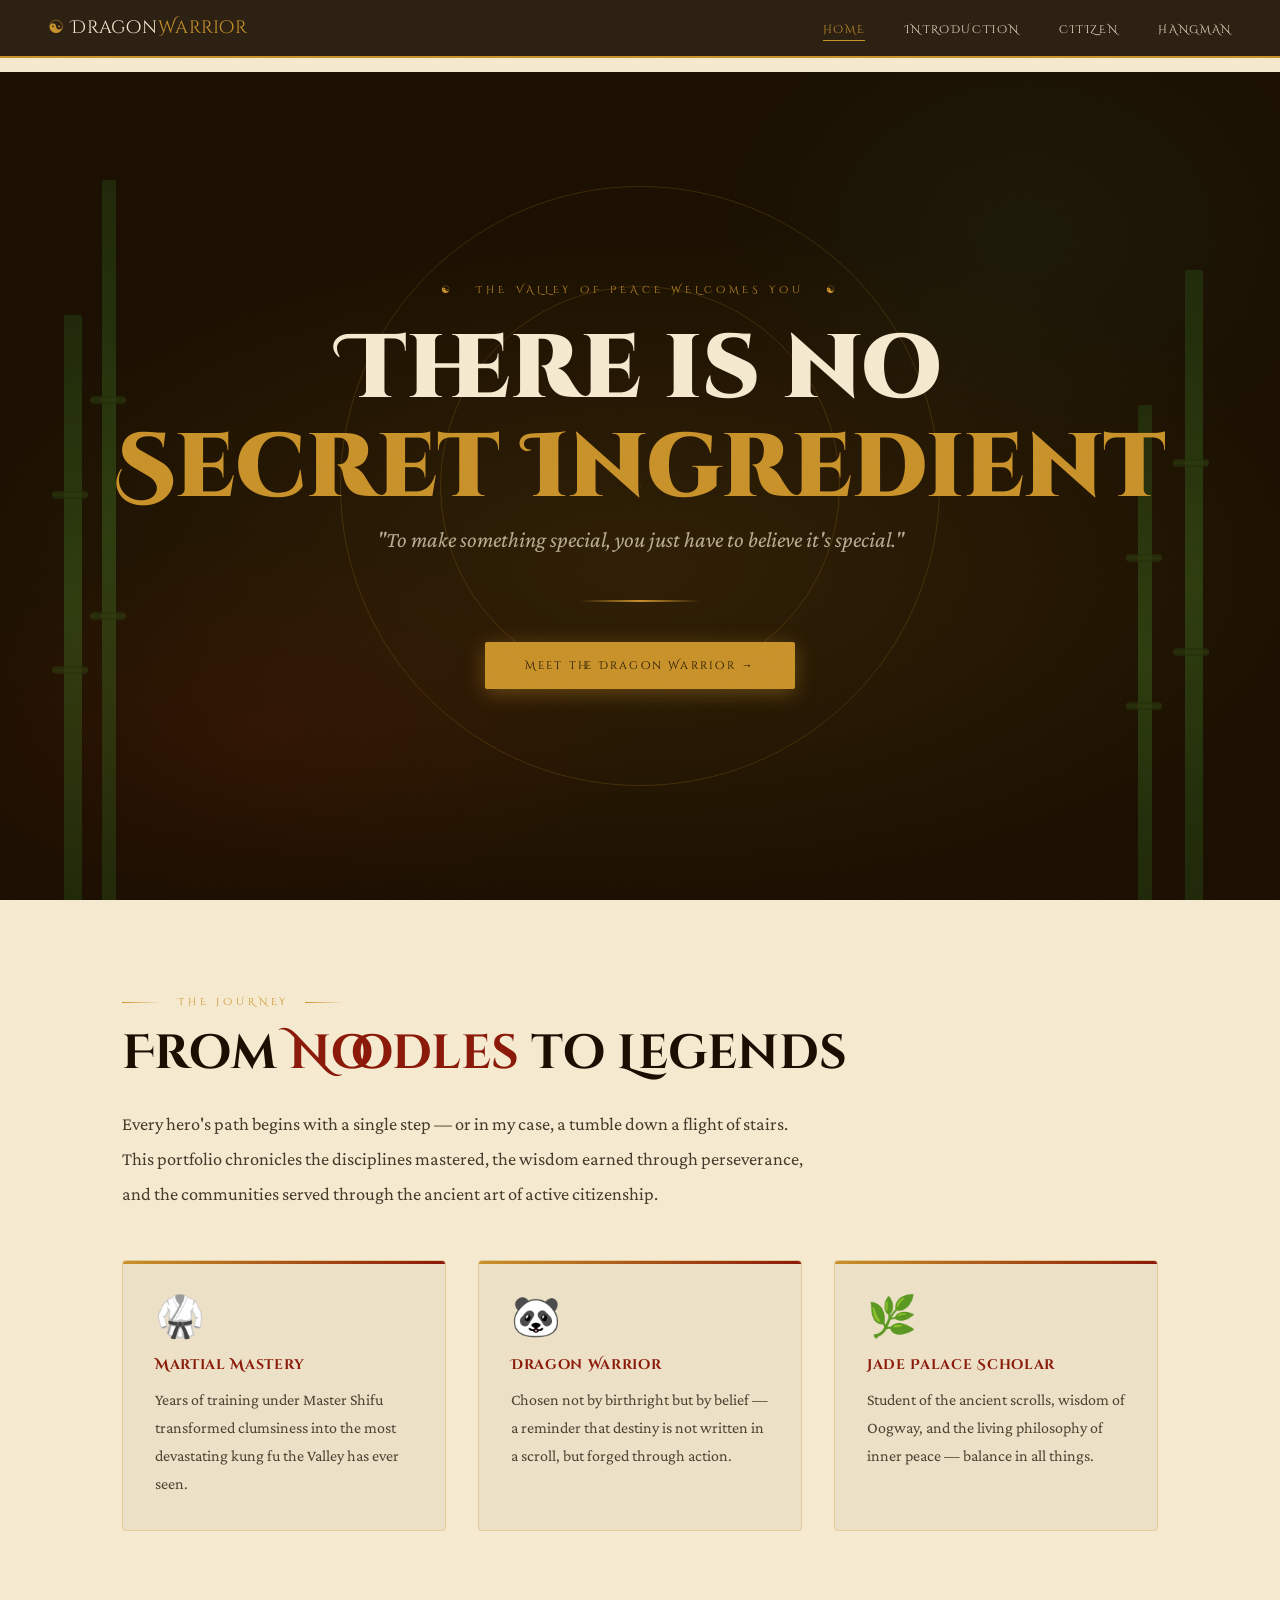
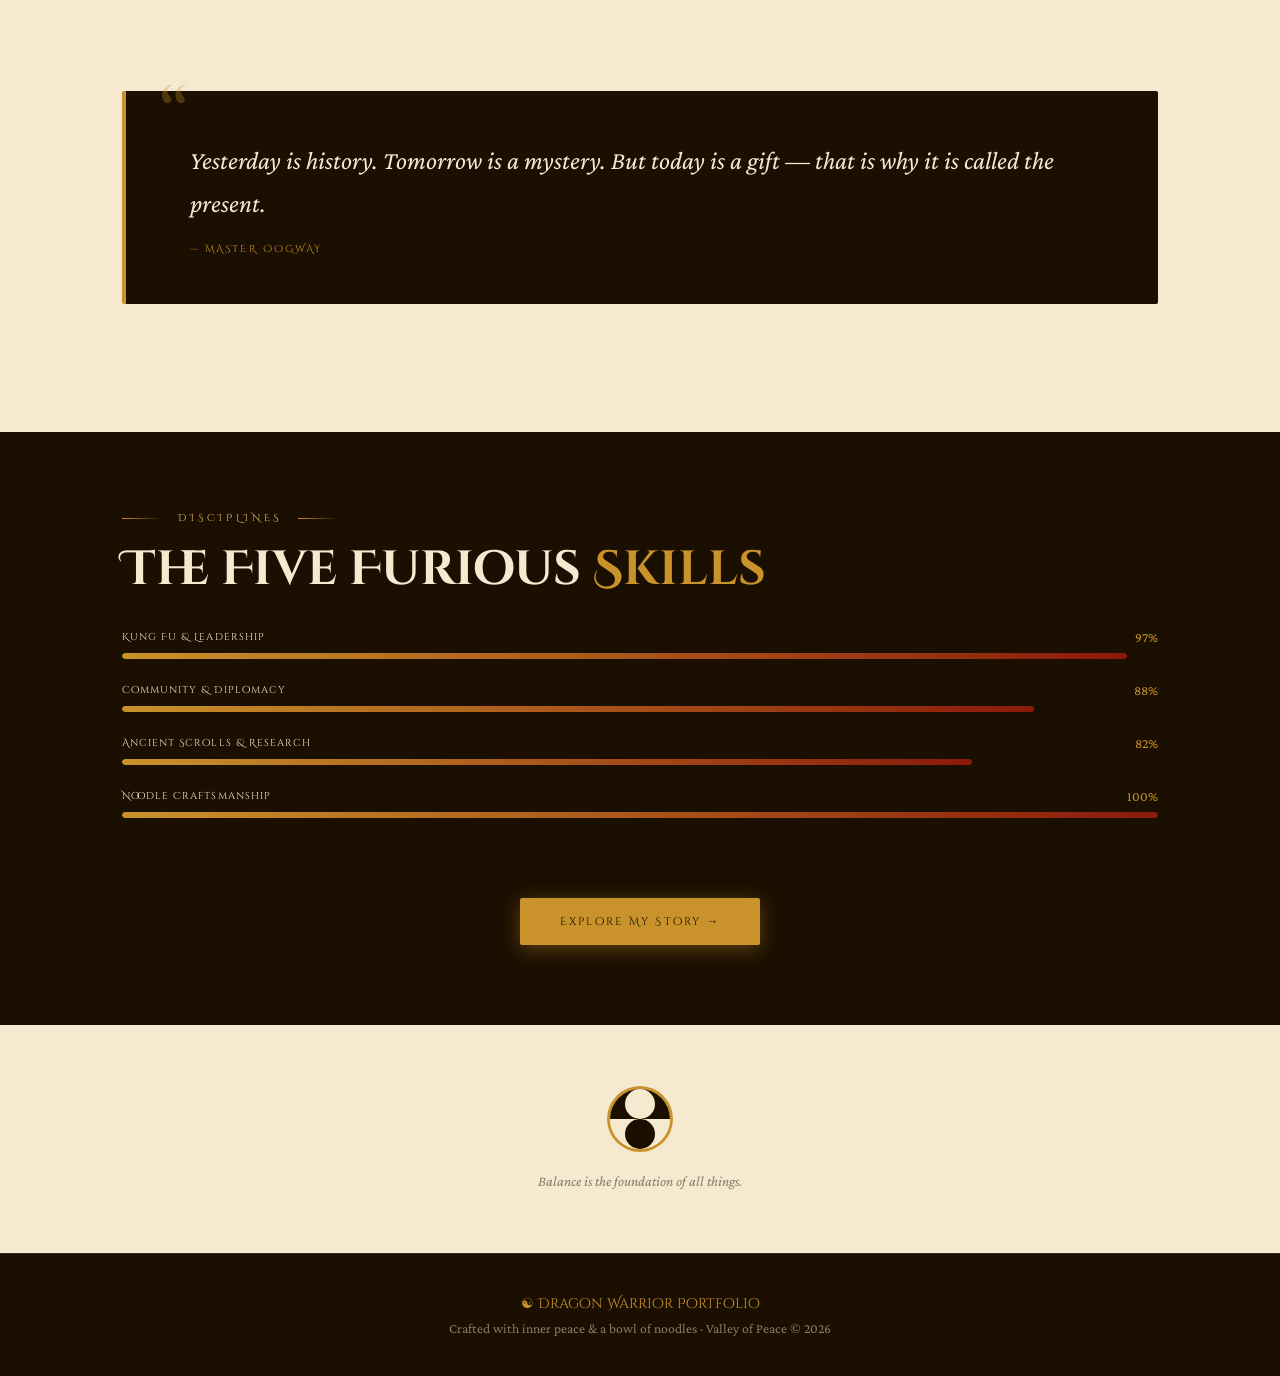
<file: index2.html>
<!DOCTYPE html>
<html lang="en">
<head>
  <meta charset="UTF-8" />
  <meta name="viewport" content="width=device-width, initial-scale=1.0" />
  <title>Po's Portfolio — Landing</title>
  <link rel="stylesheet" href="styles.css" />
</head>
<body>

  <!-- NAV -->
  <nav>
    <a href="index.html" class="nav-logo">☯ <span>Dragon</span>Warrior</a>
    <ul>
      <li><a href="index.html" class="active">Home</a></li>
      <li><a href="introduction.html">Introduction</a></li>
      <li><a href="citizen.html">Citizen</a></li>
      <li><a href="hangman.html">Hangman</a></li>
    </ul>
  </nav>

  <div class="page-wrapper">

    <!-- HERO -->
    <section class="hero">
      <div class="hero-bg"></div>

      <!-- circles -->
      <div class="circle-motif"></div>
      <div class="circle-motif"></div>
      <div class="circle-motif"></div>

      <!-- bamboo -->
      <div class="bamboo bamboo-1"></div>
      <div class="bamboo bamboo-2"></div>
      <div class="bamboo bamboo-3"></div>
      <div class="bamboo bamboo-4"></div>

      <div class="hero-content">
        <p class="hero-eyebrow">☯ &nbsp; The Valley of Peace Welcomes You &nbsp; ☯</p>
        <h1 class="hero-title">
          There is no
          <span class="gold">Secret Ingredient</span>
        </h1>
        <p class="hero-subtitle">"To make something special, you just have to believe it's special."</p>
        <div class="hero-divider"></div>
        <a href="introduction.html" class="hero-cta">Meet the Dragon Warrior →</a>
      </div>
    </section>

    <!-- ABOUT TEASER -->
    <section class="section">
      <p class="section-label">The Journey</p>
      <h2 class="section-title">From <span class="accent">Noodles</span> to Legends</h2>
      <p class="section-body">
        Every hero's path begins with a single step — or in my case, a tumble down a flight of stairs. 
        This portfolio chronicles the disciplines mastered, the wisdom earned through perseverance, 
        and the communities served through the ancient art of active citizenship.
      </p>

      <div class="cards-grid mt-6">
        <div class="card">
          <span class="card-icon">🥋</span>
          <h3 class="card-title">Martial Mastery</h3>
          <p class="card-text">Years of training under Master Shifu transformed clumsiness into the most devastating kung fu the Valley has ever seen.</p>
        </div>
        <div class="card">
          <span class="card-icon">🐼</span>
          <h3 class="card-title">Dragon Warrior</h3>
          <p class="card-text">Chosen not by birthright but by belief — a reminder that destiny is not written in a scroll, but forged through action.</p>
        </div>
        <div class="card">
          <span class="card-icon">🌿</span>
          <h3 class="card-title">Jade Palace Scholar</h3>
          <p class="card-text">Student of the ancient scrolls, wisdom of Oogway, and the living philosophy of inner peace — balance in all things.</p>
        </div>
      </div>
    </section>

    <!-- QUOTE -->
    <div style="max-width: 1100px; margin: 0 auto; padding: 0 2rem 4rem;">
      <div class="quote-block">
        <p class="quote-text">Yesterday is history. Tomorrow is a mystery. But today is a gift — that is why it is called the present.</p>
        <p class="quote-author">— Master Oogway</p>
      </div>
    </div>

    <!-- SKILLS TEASER -->
    <section class="band">
      <div class="section" style="padding-top: 0; padding-bottom: 0;">
        <p class="section-label" style="color: var(--gold-light);">Disciplines</p>
        <h2 class="section-title">The Five Furious <span style="color: var(--gold);">Skills</span></h2>

        <div class="skills-list mt-4">
          <div class="skill-item">
            <div class="skill-header">
              <span class="skill-name" style="color: var(--parchment);">Kung Fu &amp; Leadership</span>
              <span class="skill-pct">97%</span>
            </div>
            <div class="skill-bar"><div class="skill-fill" style="animation-delay: 0.1s; width: 97%;"></div></div>
          </div>
          <div class="skill-item">
            <div class="skill-header">
              <span class="skill-name" style="color: var(--parchment);">Community &amp; Diplomacy</span>
              <span class="skill-pct">88%</span>
            </div>
            <div class="skill-bar"><div class="skill-fill" style="animation-delay: 0.3s; width: 88%;"></div></div>
          </div>
          <div class="skill-item">
            <div class="skill-header">
              <span class="skill-name" style="color: var(--parchment);">Ancient Scrolls &amp; Research</span>
              <span class="skill-pct">82%</span>
            </div>
            <div class="skill-bar"><div class="skill-fill" style="animation-delay: 0.5s; width: 82%;"></div></div>
          </div>
          <div class="skill-item">
            <div class="skill-header">
              <span class="skill-name" style="color: var(--parchment);">Noodle Craftsmanship</span>
              <span class="skill-pct">100%</span>
            </div>
            <div class="skill-bar"><div class="skill-fill" style="animation-delay: 0.7s; width: 100%;"></div></div>
          </div>
        </div>

        <div class="text-center mt-6">
          <a href="introduction.html" class="hero-cta" style="display: inline-block; margin-top: 2rem;">Explore My Story →</a>
        </div>
      </div>
    </section>

    <!-- YIN YANG CLOSING -->
    <section style="padding: 4rem 2rem; text-align: center;">
      <div class="yin-yang"></div>
      <p style="margin-top: 1.5rem; font-style: italic; color: rgba(26,15,0,0.5); font-size: 0.9rem;">
        Balance is the foundation of all things.
      </p>
    </section>

  </div><!-- end page-wrapper -->

  <footer>
    <div class="footer-logo">☯ Dragon Warrior Portfolio</div>
    <p>Crafted with inner peace &amp; a bowl of noodles &middot; Valley of Peace &copy; 2026</p>
  </footer>

</body>
</html>
</file>
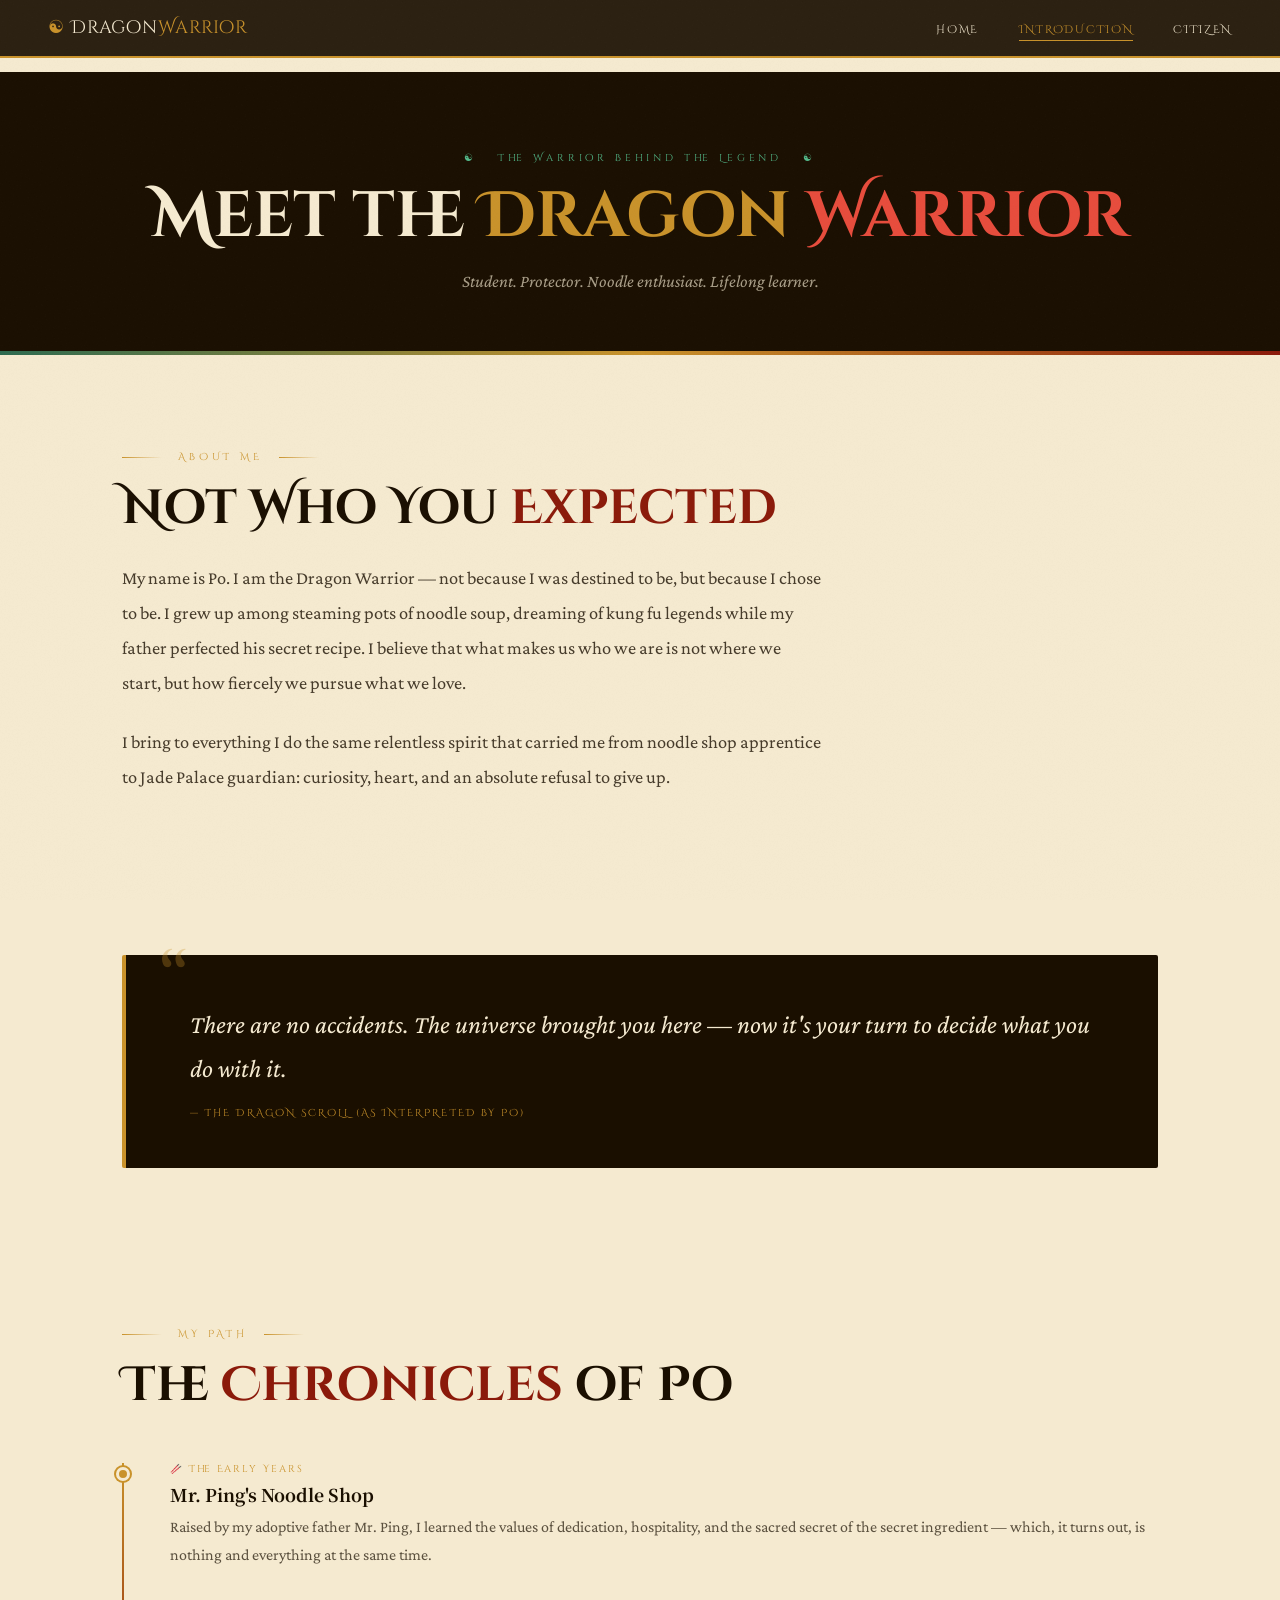
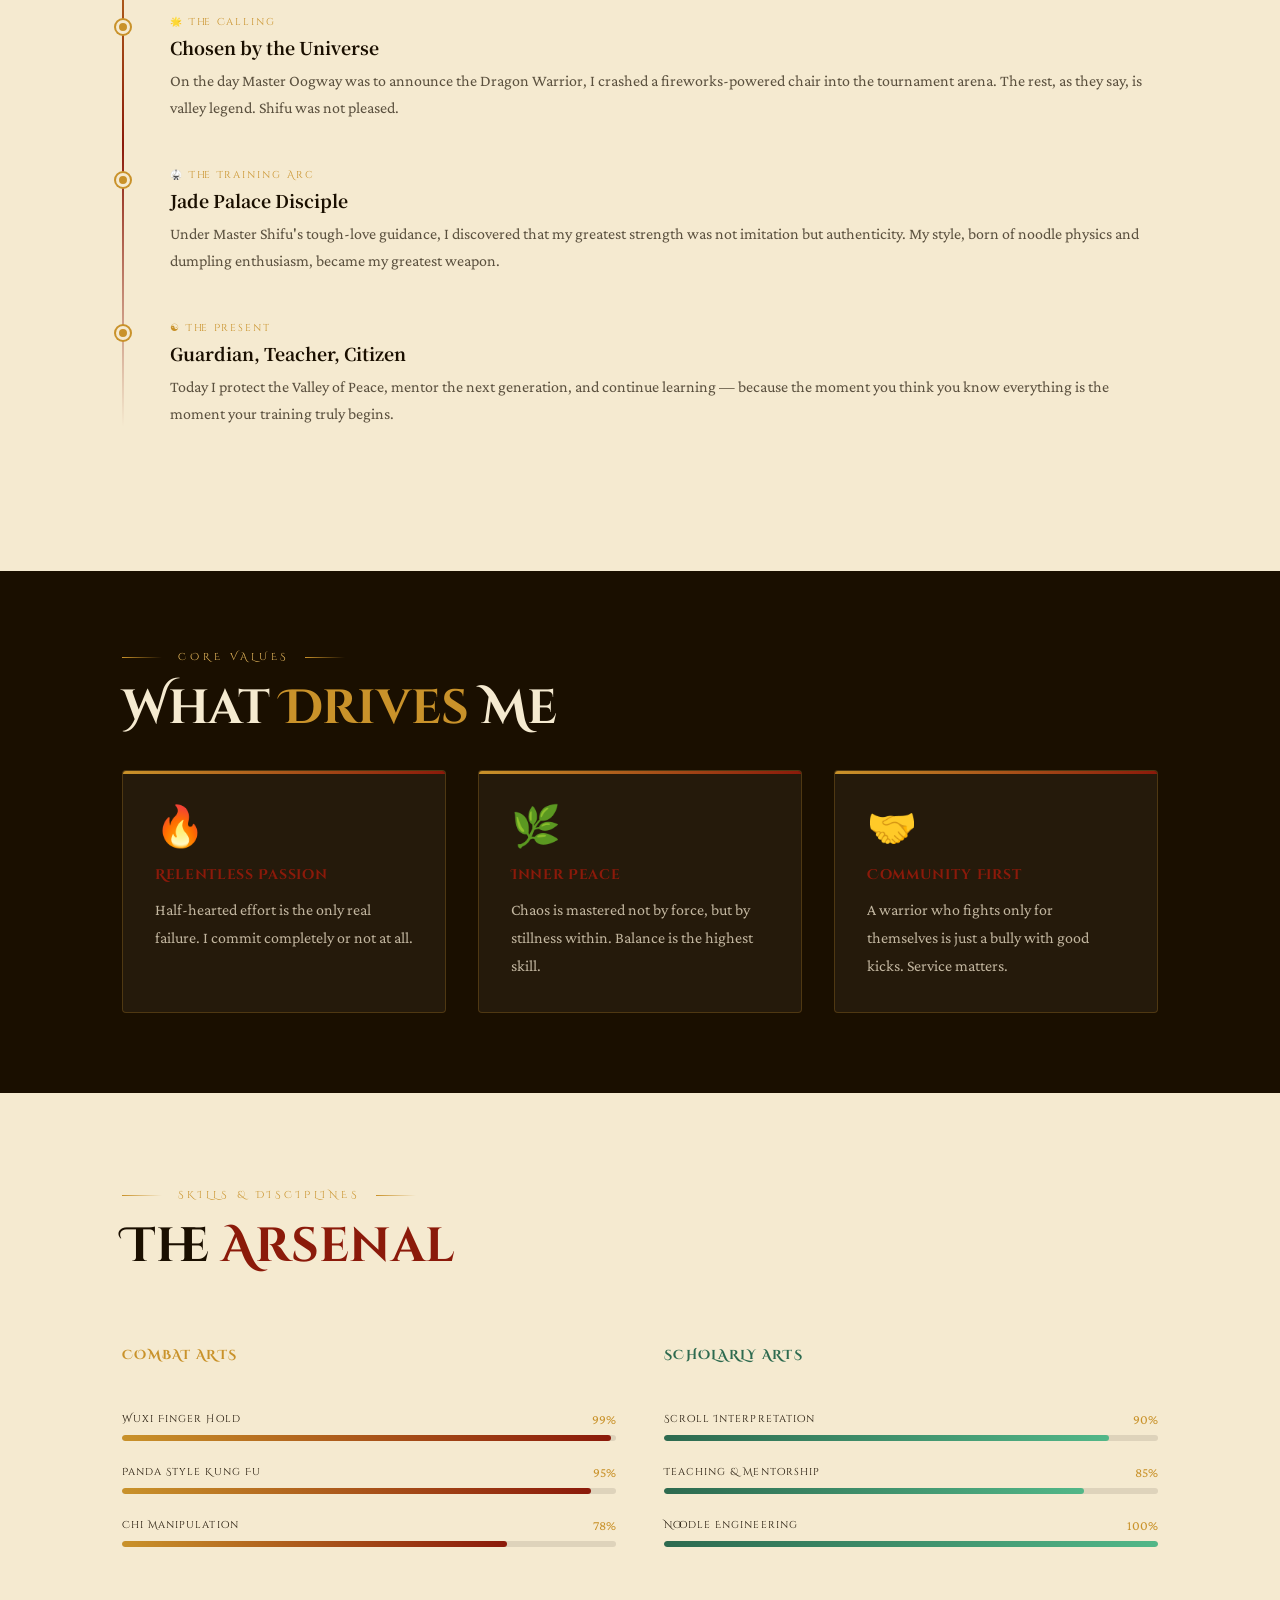
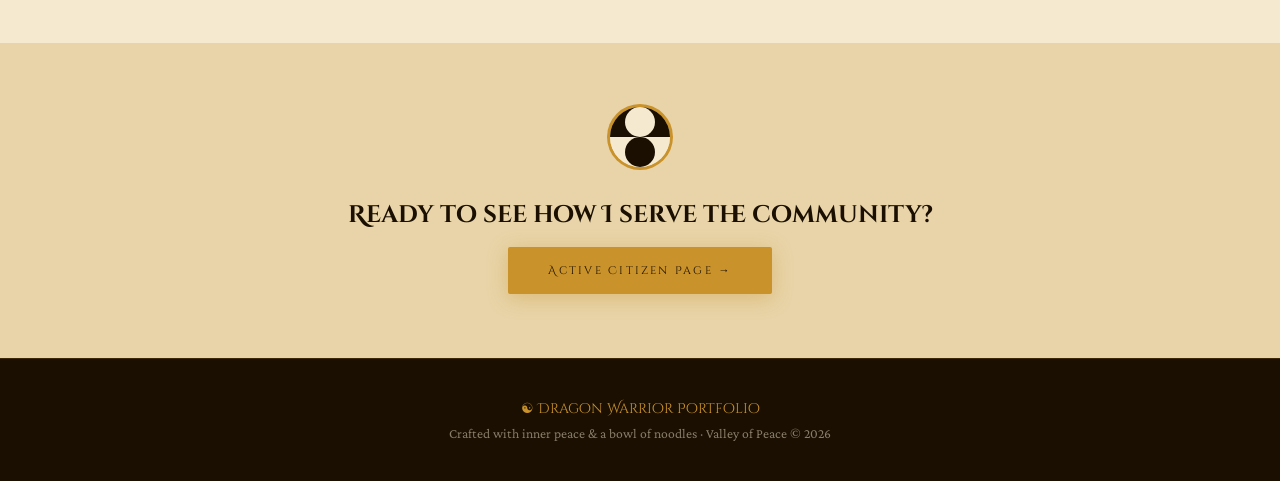
<file: introduction.html>
<!DOCTYPE html>
<html lang="en">
<head>
  <meta charset="UTF-8" />
  <meta name="viewport" content="width=device-width, initial-scale=1.0" />
  <title>Introduction — Dragon Warrior Portfolio</title>
  <link rel="stylesheet" href="styles.css" />
</head>
<body>

  <!-- NAV -->
  <nav>
    <a href="index.html" class="nav-logo">☯ <span>Dragon</span>Warrior</a>
    <ul>
      <li><a href="index.html">Home</a></li>
      <li><a href="introduction.html" class="active">Introduction</a></li>
      <li><a href="citizen.html">Citizen</a></li>
    </ul>
  </nav>

  <div class="page-wrapper">

    <!-- PAGE HERO -->
    <div class="page-hero">
      <p class="page-hero-eyebrow">☯ &nbsp; The Warrior Behind the Legend &nbsp; ☯</p>
      <h1 class="page-hero-title">
        Meet the <span class="gold">Dragon</span> <span class="red">Warrior</span>
      </h1>
      <p class="page-hero-sub">Student. Protector. Noodle enthusiast. Lifelong learner.</p>
    </div>

    <!-- WHO I AM -->
    <section class="section">
      <p class="section-label">About Me</p>
      <h2 class="section-title">Not Who You <span class="accent">Expected</span></h2>
      <p class="section-body">
        My name is Po. I am the Dragon Warrior — not because I was destined to be, 
        but because I chose to be. I grew up among steaming pots of noodle soup, 
        dreaming of kung fu legends while my father perfected his secret recipe. 
        I believe that what makes us who we are is not where we start, 
        but how fiercely we pursue what we love.
      </p>
      <p class="section-body mt-3">
        I bring to everything I do the same relentless spirit that carried me from 
        noodle shop apprentice to Jade Palace guardian: curiosity, heart, 
        and an absolute refusal to give up.
      </p>
    </section>

    <!-- QUOTE -->
    <div style="max-width: 1100px; margin: 0 auto; padding: 0 2rem;">
      <div class="quote-block">
        <p class="quote-text">There are no accidents. The universe brought you here — now it's your turn to decide what you do with it.</p>
        <p class="quote-author">— The Dragon Scroll (as interpreted by Po)</p>
      </div>
    </div>

    <!-- TIMELINE -->
    <section class="section">
      <p class="section-label">My Path</p>
      <h2 class="section-title">The <span class="accent">Chronicles</span> of Po</h2>

      <div class="timeline">

        <div class="timeline-item">
          <div class="timeline-dot"></div>
          <p class="timeline-year">🥢 The Early Years</p>
          <h3 class="timeline-title">Mr. Ping's Noodle Shop</h3>
          <p class="timeline-desc">
            Raised by my adoptive father Mr. Ping, I learned the values of dedication, hospitality, 
            and the sacred secret of the secret ingredient — which, it turns out, is nothing 
            and everything at the same time.
          </p>
        </div>

        <div class="timeline-item">
          <div class="timeline-dot"></div>
          <p class="timeline-year">🌟 The Calling</p>
          <h3 class="timeline-title">Chosen by the Universe</h3>
          <p class="timeline-desc">
            On the day Master Oogway was to announce the Dragon Warrior, I crashed 
            a fireworks-powered chair into the tournament arena. The rest, as they say, 
            is valley legend. Shifu was not pleased.
          </p>
        </div>

        <div class="timeline-item">
          <div class="timeline-dot"></div>
          <p class="timeline-year">🥋 The Training Arc</p>
          <h3 class="timeline-title">Jade Palace Disciple</h3>
          <p class="timeline-desc">
            Under Master Shifu's tough-love guidance, I discovered that my greatest 
            strength was not imitation but authenticity. My style, born of noodle physics 
            and dumpling enthusiasm, became my greatest weapon.
          </p>
        </div>

        <div class="timeline-item">
          <div class="timeline-dot"></div>
          <p class="timeline-year">☯ The Present</p>
          <h3 class="timeline-title">Guardian, Teacher, Citizen</h3>
          <p class="timeline-desc">
            Today I protect the Valley of Peace, mentor the next generation, and continue 
            learning — because the moment you think you know everything is the moment 
            your training truly begins.
          </p>
        </div>

      </div>
    </section>

    <!-- VALUES -->
    <section class="band">
      <div class="section" style="padding-top: 0; padding-bottom: 0;">
        <p class="section-label" style="color: var(--gold-light);">Core Values</p>
        <h2 class="section-title">What <span style="color: var(--gold);">Drives</span> Me</h2>

        <div class="cards-grid mt-4">
          <div class="card" style="background: rgba(245,234,208,0.05); border-color: rgba(201,146,42,0.25);">
            <span class="card-icon">🔥</span>
            <h3 class="card-title">Relentless Passion</h3>
            <p class="card-text" style="color: rgba(245,234,208,0.75);">
              Half-hearted effort is the only real failure. I commit completely or not at all.
            </p>
          </div>
          <div class="card" style="background: rgba(245,234,208,0.05); border-color: rgba(201,146,42,0.25);">
            <span class="card-icon">🌿</span>
            <h3 class="card-title">Inner Peace</h3>
            <p class="card-text" style="color: rgba(245,234,208,0.75);">
              Chaos is mastered not by force, but by stillness within. Balance is the highest skill.
            </p>
          </div>
          <div class="card" style="background: rgba(245,234,208,0.05); border-color: rgba(201,146,42,0.25);">
            <span class="card-icon">🤝</span>
            <h3 class="card-title">Community First</h3>
            <p class="card-text" style="color: rgba(245,234,208,0.75);">
              A warrior who fights only for themselves is just a bully with good kicks. Service matters.
            </p>
          </div>
        </div>
      </div>
    </section>

    <!-- SKILLS FULL -->
    <section class="section">
      <p class="section-label">Skills &amp; Disciplines</p>
      <h2 class="section-title">The <span class="accent">Arsenal</span></h2>

      <div style="display: grid; grid-template-columns: 1fr 1fr; gap: 3rem;" class="mt-4">
        <div class="skills-list">
          <h3 style="font-family: 'Cinzel Decorative', cursive; font-size: 0.8rem; color: var(--gold); margin-bottom: 1.5rem; letter-spacing: 0.1em;">COMBAT ARTS</h3>
          <div class="skill-item">
            <div class="skill-header"><span class="skill-name">Wuxi Finger Hold</span><span class="skill-pct">99%</span></div>
            <div class="skill-bar"><div class="skill-fill" style="width: 99%;"></div></div>
          </div>
          <div class="skill-item">
            <div class="skill-header"><span class="skill-name">Panda Style Kung Fu</span><span class="skill-pct">95%</span></div>
            <div class="skill-bar"><div class="skill-fill" style="animation-delay: 0.2s; width: 95%;"></div></div>
          </div>
          <div class="skill-item">
            <div class="skill-header"><span class="skill-name">Chi Manipulation</span><span class="skill-pct">78%</span></div>
            <div class="skill-bar"><div class="skill-fill" style="animation-delay: 0.4s; width: 78%;"></div></div>
          </div>
        </div>

        <div class="skills-list">
          <h3 style="font-family: 'Cinzel Decorative', cursive; font-size: 0.8rem; color: var(--jade); margin-bottom: 1.5rem; letter-spacing: 0.1em;">SCHOLARLY ARTS</h3>
          <div class="skill-item">
            <div class="skill-header"><span class="skill-name">Scroll Interpretation</span><span class="skill-pct">90%</span></div>
            <div class="skill-bar"><div class="skill-fill" style="animation-delay: 0.2s; width: 90%; background: linear-gradient(to right, var(--jade), var(--jade-light));"></div></div>
          </div>
          <div class="skill-item">
            <div class="skill-header"><span class="skill-name">Teaching &amp; Mentorship</span><span class="skill-pct">85%</span></div>
            <div class="skill-bar"><div class="skill-fill" style="animation-delay: 0.4s; width: 85%; background: linear-gradient(to right, var(--jade), var(--jade-light));"></div></div>
          </div>
          <div class="skill-item">
            <div class="skill-header"><span class="skill-name">Noodle Engineering</span><span class="skill-pct">100%</span></div>
            <div class="skill-bar"><div class="skill-fill" style="animation-delay: 0.6s; width: 100%; background: linear-gradient(to right, var(--jade), var(--jade-light));"></div></div>
          </div>
        </div>
      </div>
    </section>

    <!-- CTA -->
    <section style="text-align: center; padding: 4rem 2rem; background: var(--parchment-dark);">
      <div class="yin-yang"></div>
      <h2 style="font-family: 'Cinzel Decorative', cursive; font-size: 1.5rem; margin: 2rem 0 1rem; color: var(--ink);">
        Ready to see how I serve the community?
      </h2>
      <a href="citizen.html" class="hero-cta">Active Citizen Page →</a>
    </section>

  </div><!-- end page-wrapper -->

  <footer>
    <div class="footer-logo">☯ Dragon Warrior Portfolio</div>
    <p>Crafted with inner peace &amp; a bowl of noodles &middot; Valley of Peace &copy; 2026</p>
  </footer>

</body>
</html>
</file>
<file: styles.css>
/* ============================================
   KUNG FU PANDA PORTFOLIO — MASTER STYLES
   ============================================ */

@import url('https://fonts.googleapis.com/css2?family=Noto+Serif+SC:wght@400;700;900&family=Cinzel+Decorative:wght@400;700;900&family=Crimson+Pro:ital,wght@0,300;0,400;0,600;1,400&display=swap');

/* ---- CSS Variables ---- */
:root {
  --ink: #1a0f00;
  --parchment: #f5ead0;
  --parchment-dark: #e8d4a8;
  --gold: #c9922a;
  --gold-light: #f0c060;
  --red: #8b1a0a;
  --red-light: #c0392b;
  --jade: #2d6a4f;
  --jade-light: #52b788;
  --smoke: rgba(26, 15, 0, 0.06);
  --shadow-ink: rgba(26, 15, 0, 0.4);
}

/* ---- Reset ---- */
*, *::before, *::after {
  box-sizing: border-box;
  margin: 0;
  padding: 0;
}

html {
  scroll-behavior: smooth;
}

body {
  font-family: 'Crimson Pro', Georgia, serif;
  background-color: var(--parchment);
  color: var(--ink);
  min-height: 100vh;
  overflow-x: hidden;
  cursor: url("data:image/svg+xml,%3Csvg xmlns='http://www.w3.org/2000/svg' width='20' height='20' viewBox='0 0 20 20'%3E%3Ccircle cx='10' cy='10' r='4' fill='%23c9922a' opacity='0.8'/%3E%3C/svg%3E") 10 10, pointer;
}

/* ---- Texture Overlay ---- */
body::before {
  content: '';
  position: fixed;
  inset: 0;
  background-image:
    url("data:image/svg+xml,%3Csvg xmlns='http://www.w3.org/2000/svg' width='200' height='200'%3E%3Cfilter id='n'%3E%3CfeTurbulence type='fractalNoise' baseFrequency='0.75' numOctaves='4' stitchTiles='stitch'/%3E%3CfeColorMatrix type='saturate' values='0'/%3E%3C/filter%3E%3Crect width='200' height='200' filter='url(%23n)' opacity='0.04'/%3E%3C/svg%3E");
  pointer-events: none;
  z-index: 9999;
  opacity: 0.5;
}

/* ---- Scrollbar ---- */
::-webkit-scrollbar { width: 8px; }
::-webkit-scrollbar-track { background: var(--parchment-dark); }
::-webkit-scrollbar-thumb { background: var(--gold); border-radius: 4px; }

/* ============================================
   NAVIGATION
   ============================================ */
nav {
  position: fixed;
  top: 0;
  left: 0;
  right: 0;
  z-index: 1000;
  display: flex;
  justify-content: space-between;
  align-items: center;
  padding: 1rem 3rem;
  background: rgba(26, 15, 0, 0.92);
  backdrop-filter: blur(8px);
  border-bottom: 2px solid var(--gold);
}

.nav-logo {
  font-family: 'Cinzel Decorative', cursive;
  font-size: 1.1rem;
  color: var(--gold);
  text-decoration: none;
  letter-spacing: 0.05em;
}

.nav-logo span {
  color: var(--parchment);
}

nav ul {
  list-style: none;
  display: flex;
  gap: 2.5rem;
}

nav ul li a {
  font-family: 'Cinzel Decorative', cursive;
  font-size: 0.7rem;
  color: var(--parchment);
  text-decoration: none;
  letter-spacing: 0.15em;
  text-transform: uppercase;
  position: relative;
  transition: color 0.3s ease;
}

nav ul li a::after {
  content: '';
  position: absolute;
  bottom: -4px;
  left: 0;
  width: 0;
  height: 1px;
  background: var(--gold);
  transition: width 0.3s ease;
}

nav ul li a:hover {
  color: var(--gold-light);
}

nav ul li a:hover::after,
nav ul li a.active::after {
  width: 100%;
}

nav ul li a.active {
  color: var(--gold);
}

/* ============================================
   PAGE WRAPPER
   ============================================ */
.page-wrapper {
  padding-top: 72px;
  min-height: 100vh;
}

/* ============================================
   HERO / LANDING SECTION
   ============================================ */
.hero {
  position: relative;
  min-height: calc(100vh - 72px);
  display: flex;
  align-items: center;
  justify-content: center;
  overflow: hidden;
  background: var(--ink);
}

.hero-bg {
  position: absolute;
  inset: 0;
  background:
    radial-gradient(ellipse 80% 60% at 50% 60%, rgba(201,146,42,0.12) 0%, transparent 70%),
    radial-gradient(ellipse 50% 40% at 20% 80%, rgba(139,26,10,0.15) 0%, transparent 60%),
    radial-gradient(ellipse 40% 50% at 80% 20%, rgba(45,106,79,0.1) 0%, transparent 60%),
    var(--ink);
}

/* Bamboo decorations */
.bamboo {
  position: absolute;
  bottom: 0;
  width: 18px;
  background: linear-gradient(to top, #2d5a1b, #4a8c2a, #2d5a1b);
  border-radius: 2px 2px 0 0;
  opacity: 0.35;
}

.bamboo::before,
.bamboo::after {
  content: '';
  position: absolute;
  left: -12px;
  width: 36px;
  height: 8px;
  background: inherit;
  border-radius: 4px;
  opacity: 0.7;
}

.bamboo::before { top: 30%; }
.bamboo::after  { top: 60%; }

.bamboo-1 { left: 5%;  height: 65vh; animation: sway 6s ease-in-out infinite; }
.bamboo-2 { left: 8%;  height: 80vh; animation: sway 8s ease-in-out infinite reverse; width: 14px; }
.bamboo-3 { right: 6%; height: 70vh; animation: sway 7s ease-in-out infinite; }
.bamboo-4 { right: 10%;height: 55vh; animation: sway 9s ease-in-out infinite reverse; width: 14px; }

@keyframes sway {
  0%, 100% { transform: rotate(-1deg) translateX(0); }
  50%       { transform: rotate(1.5deg) translateX(3px); }
}

/* Circle motif */
.circle-motif {
  position: absolute;
  border-radius: 50%;
  border: 1px solid rgba(201,146,42,0.2);
  animation: expand 12s linear infinite;
}

.circle-motif:nth-child(1) { width: 200px;  height: 200px; }
.circle-motif:nth-child(2) { width: 400px;  height: 400px; animation-delay: -4s; }
.circle-motif:nth-child(3) { width: 600px;  height: 600px; animation-delay: -8s; }

@keyframes expand {
  0%   { transform: scale(0.8); opacity: 0.5; }
  50%  { opacity: 0.2; }
  100% { transform: scale(1.2); opacity: 0; }
}

/* Hero content */
.hero-content {
  position: relative;
  z-index: 10;
  text-align: center;
  padding: 2rem;
  animation: fadeUp 1.2s ease forwards;
}

@keyframes fadeUp {
  from { opacity: 0; transform: translateY(40px); }
  to   { opacity: 1; transform: translateY(0); }
}

.hero-eyebrow {
  font-family: 'Cinzel Decorative', cursive;
  font-size: 0.65rem;
  letter-spacing: 0.4em;
  color: var(--gold);
  text-transform: uppercase;
  margin-bottom: 1.5rem;
  opacity: 0;
  animation: fadeUp 1s ease 0.3s forwards;
}

.hero-title {
  font-family: 'Cinzel Decorative', cursive;
  font-size: clamp(2.8rem, 7vw, 6rem);
  font-weight: 900;
  color: var(--parchment);
  line-height: 1.1;
  margin-bottom: 0.5rem;
  opacity: 0;
  animation: fadeUp 1s ease 0.5s forwards;
}

.hero-title .gold {
  color: var(--gold);
  display: block;
}

.hero-subtitle {
  font-size: clamp(1rem, 2vw, 1.4rem);
  color: rgba(245, 234, 208, 0.7);
  font-style: italic;
  margin-bottom: 3rem;
  opacity: 0;
  animation: fadeUp 1s ease 0.7s forwards;
}

.hero-divider {
  width: 120px;
  height: 2px;
  background: linear-gradient(to right, transparent, var(--gold), transparent);
  margin: 0 auto 2.5rem;
  opacity: 0;
  animation: fadeUp 1s ease 0.9s forwards;
}

.hero-cta {
  display: inline-block;
  font-family: 'Cinzel Decorative', cursive;
  font-size: 0.7rem;
  letter-spacing: 0.2em;
  color: var(--ink);
  background: var(--gold);
  padding: 1rem 2.5rem;
  text-decoration: none;
  border-radius: 2px;
  transition: all 0.3s ease;
  opacity: 0;
  animation: fadeUp 1s ease 1.1s forwards;
  box-shadow: 0 4px 20px rgba(201,146,42,0.4);
}

.hero-cta:hover {
  background: var(--gold-light);
  transform: translateY(-2px);
  box-shadow: 0 8px 30px rgba(201,146,42,0.5);
}

/* ============================================
   SECTION STYLES (shared)
   ============================================ */
.section {
  padding: 6rem 2rem;
  max-width: 1100px;
  margin: 0 auto;
}

.section-label {
  font-family: 'Cinzel Decorative', cursive;
  font-size: 0.6rem;
  letter-spacing: 0.4em;
  color: var(--gold);
  text-transform: uppercase;
  margin-bottom: 1rem;
  display: flex;
  align-items: center;
  gap: 1rem;
}

.section-label::before,
.section-label::after {
  content: '';
  flex: 1;
  height: 1px;
  background: linear-gradient(to right, transparent, var(--gold));
}

.section-label::before {
  background: linear-gradient(to left, transparent, var(--gold));
  max-width: 40px;
}

.section-label::after {
  max-width: 40px;
  background: linear-gradient(to right, var(--gold), transparent);
}

.section-title {
  font-family: 'Cinzel Decorative', cursive;
  font-size: clamp(1.8rem, 4vw, 3rem);
  color: var(--ink);
  margin-bottom: 1.5rem;
  line-height: 1.2;
}

.section-title .accent {
  color: var(--red);
}

.section-body {
  font-size: 1.15rem;
  line-height: 1.9;
  color: rgba(26,15,0,0.8);
  max-width: 70ch;
}

/* ============================================
   CARDS
   ============================================ */
.cards-grid {
  display: grid;
  grid-template-columns: repeat(auto-fit, minmax(280px, 1fr));
  gap: 2rem;
  margin-top: 3rem;
}

.card {
  background: rgba(26,15,0,0.04);
  border: 1px solid rgba(201,146,42,0.3);
  border-radius: 4px;
  padding: 2rem;
  position: relative;
  overflow: hidden;
  transition: transform 0.3s ease, box-shadow 0.3s ease;
}

.card::before {
  content: '';
  position: absolute;
  top: 0; left: 0; right: 0;
  height: 3px;
  background: linear-gradient(to right, var(--gold), var(--red));
}

.card:hover {
  transform: translateY(-6px);
  box-shadow: 0 16px 40px rgba(26,15,0,0.15);
}

.card-icon {
  font-size: 2.5rem;
  margin-bottom: 1rem;
  display: block;
}

.card-title {
  font-family: 'Cinzel Decorative', cursive;
  font-size: 0.85rem;
  color: var(--red);
  margin-bottom: 0.75rem;
  letter-spacing: 0.05em;
}

.card-text {
  font-size: 1rem;
  line-height: 1.75;
  color: rgba(26,15,0,0.75);
}

/* ============================================
   QUOTE BLOCK
   ============================================ */
.quote-block {
  position: relative;
  margin: 4rem 0;
  padding: 3rem 4rem;
  background: var(--ink);
  color: var(--parchment);
  border-left: 4px solid var(--gold);
  border-radius: 2px;
}

.quote-block::before {
  content: '\201C';
  position: absolute;
  top: -0.5rem;
  left: 2rem;
  font-family: 'Cinzel Decorative', cursive;
  font-size: 6rem;
  color: var(--gold);
  opacity: 0.3;
  line-height: 1;
}

.quote-text {
  font-size: clamp(1.2rem, 2.5vw, 1.6rem);
  font-style: italic;
  line-height: 1.7;
  margin-bottom: 1rem;
}

.quote-author {
  font-family: 'Cinzel Decorative', cursive;
  font-size: 0.65rem;
  letter-spacing: 0.2em;
  color: var(--gold);
  text-transform: uppercase;
}

/* ============================================
   BAND / DARK SECTION
   ============================================ */
.band {
  background: var(--ink);
  color: var(--parchment);
  padding: 5rem 2rem;
}

.band .section-title {
  color: var(--parchment);
}

.band .section-body {
  color: rgba(245,234,208,0.75);
}

/* ============================================
   TIMELINE
   ============================================ */
.timeline {
  position: relative;
  padding-left: 3rem;
  margin-top: 3rem;
}

.timeline::before {
  content: '';
  position: absolute;
  left: 0;
  top: 0;
  bottom: 0;
  width: 2px;
  background: linear-gradient(to bottom, var(--gold), var(--red), transparent);
}

.timeline-item {
  position: relative;
  margin-bottom: 3rem;
  opacity: 0;
  animation: slideIn 0.6s ease forwards;
}

.timeline-item:nth-child(1) { animation-delay: 0.1s; }
.timeline-item:nth-child(2) { animation-delay: 0.3s; }
.timeline-item:nth-child(3) { animation-delay: 0.5s; }
.timeline-item:nth-child(4) { animation-delay: 0.7s; }

@keyframes slideIn {
  from { opacity: 0; transform: translateX(-20px); }
  to   { opacity: 1; transform: translateX(0); }
}

.timeline-dot {
  position: absolute;
  left: -3.4rem;
  top: 0.25rem;
  width: 14px;
  height: 14px;
  border-radius: 50%;
  background: var(--gold);
  border: 3px solid var(--parchment);
  box-shadow: 0 0 0 2px var(--gold);
}

.timeline-year {
  font-family: 'Cinzel Decorative', cursive;
  font-size: 0.6rem;
  letter-spacing: 0.2em;
  color: var(--gold);
  margin-bottom: 0.4rem;
}

.timeline-title {
  font-family: 'Noto Serif SC', serif;
  font-size: 1.1rem;
  font-weight: 700;
  color: var(--ink);
  margin-bottom: 0.4rem;
}

.timeline-desc {
  font-size: 1rem;
  color: rgba(26,15,0,0.7);
  line-height: 1.7;
}

/* ============================================
   SKILLS BAR
   ============================================ */
.skills-list {
  margin-top: 2.5rem;
  display: flex;
  flex-direction: column;
  gap: 1.5rem;
}

.skill-item {}

.skill-header {
  display: flex;
  justify-content: space-between;
  margin-bottom: 0.5rem;
}

.skill-name {
  font-family: 'Cinzel Decorative', cursive;
  font-size: 0.65rem;
  letter-spacing: 0.1em;
  color: var(--ink);
}

.skill-pct {
  font-size: 0.85rem;
  color: var(--gold);
}

.skill-bar {
  height: 6px;
  background: rgba(26,15,0,0.1);
  border-radius: 3px;
  overflow: hidden;
}

.skill-fill {
  height: 100%;
  background: linear-gradient(to right, var(--gold), var(--red));
  border-radius: 3px;
  transform-origin: left;
  animation: growBar 1.2s ease forwards;
  transform: scaleX(0);
}

@keyframes growBar {
  to { transform: scaleX(1); }
}

/* ============================================
   PAGE HERO (inner pages)
   ============================================ */
.page-hero {
  background: var(--ink);
  padding: 5rem 2rem 4rem;
  text-align: center;
  position: relative;
  overflow: hidden;
}

.page-hero::after {
  content: '';
  position: absolute;
  bottom: 0; left: 0; right: 0;
  height: 4px;
  background: linear-gradient(to right, var(--jade), var(--gold), var(--red));
}

.page-hero-eyebrow {
  font-family: 'Cinzel Decorative', cursive;
  font-size: 0.6rem;
  letter-spacing: 0.4em;
  color: var(--jade-light);
  margin-bottom: 1rem;
}

.page-hero-title {
  font-family: 'Cinzel Decorative', cursive;
  font-size: clamp(2rem, 5vw, 4rem);
  color: var(--parchment);
  line-height: 1.15;
}

.page-hero-title .gold { color: var(--gold); }
.page-hero-title .red  { color: #e74c3c; }

.page-hero-sub {
  margin-top: 1rem;
  font-size: 1.1rem;
  font-style: italic;
  color: rgba(245,234,208,0.65);
}

/* ============================================
   CITIZEN PAGE SPECIALS
   ============================================ */
.pillars-grid {
  display: grid;
  grid-template-columns: repeat(auto-fit, minmax(240px, 1fr));
  gap: 1.5rem;
  margin-top: 3rem;
}

.pillar {
  background: linear-gradient(135deg, rgba(45,106,79,0.08) 0%, rgba(26,15,0,0.04) 100%);
  border: 1px solid rgba(45,106,79,0.3);
  border-radius: 4px;
  padding: 2rem 1.5rem;
  text-align: center;
  transition: transform 0.3s, box-shadow 0.3s;
}

.pillar:hover {
  transform: translateY(-6px);
  box-shadow: 0 12px 35px rgba(45,106,79,0.15);
}

.pillar::before {
  content: '';
  display: block;
  width: 40px; height: 3px;
  background: linear-gradient(to right, var(--jade), var(--jade-light));
  margin: 0 auto 1.2rem;
  border-radius: 2px;
}

.pillar-icon { font-size: 2.2rem; margin-bottom: 0.8rem; }
.pillar-title {
  font-family: 'Cinzel Decorative', cursive;
  font-size: 0.75rem;
  color: var(--jade);
  margin-bottom: 0.75rem;
  letter-spacing: 0.05em;
}
.pillar-text { font-size: 0.95rem; line-height: 1.7; color: rgba(26,15,0,0.72); }

/* ============================================
   FOOTER
   ============================================ */
footer {
  background: var(--ink);
  color: rgba(245,234,208,0.5);
  text-align: center;
  padding: 2.5rem 1rem;
  font-size: 0.85rem;
  border-top: 1px solid rgba(201,146,42,0.2);
}

footer .footer-logo {
  font-family: 'Cinzel Decorative', cursive;
  font-size: 0.9rem;
  color: var(--gold);
  margin-bottom: 0.5rem;
}

/* ============================================
   UTILITY CLASSES
   ============================================ */
.text-center { text-align: center; }
.mt-1 { margin-top: 0.5rem; }
.mt-2 { margin-top: 1rem; }
.mt-3 { margin-top: 1.5rem; }
.mt-4 { margin-top: 2rem; }
.mt-6 { margin-top: 3rem; }

/* Yin-yang decorative element */
.yin-yang {
  width: 60px;
  height: 60px;
  border-radius: 50%;
  background: linear-gradient(to bottom, var(--ink) 50%, var(--parchment) 50%);
  position: relative;
  margin: 0 auto;
  box-shadow: 0 0 0 3px var(--gold);
  animation: spinSlow 20s linear infinite;
}

.yin-yang::before,
.yin-yang::after {
  content: '';
  position: absolute;
  width: 50%;
  height: 50%;
  border-radius: 50%;
  left: 25%;
}

.yin-yang::before {
  top: 0;
  background: var(--parchment);
}

.yin-yang::after {
  bottom: 0;
  background: var(--ink);
}

@keyframes spinSlow {
  to { transform: rotate(360deg); }
}

/* ============================================
   RESPONSIVE
   ============================================ */
@media (max-width: 768px) {
  nav { padding: 1rem 1.5rem; }
  nav ul { gap: 1.2rem; }
  nav ul li a { font-size: 0.6rem; letter-spacing: 0.08em; }
  .section { padding: 4rem 1.5rem; }
  .quote-block { padding: 2rem 1.5rem 2rem 2.5rem; }
  .timeline { padding-left: 2rem; }
  .timeline-dot { left: -2.4rem; }
}
</file>
